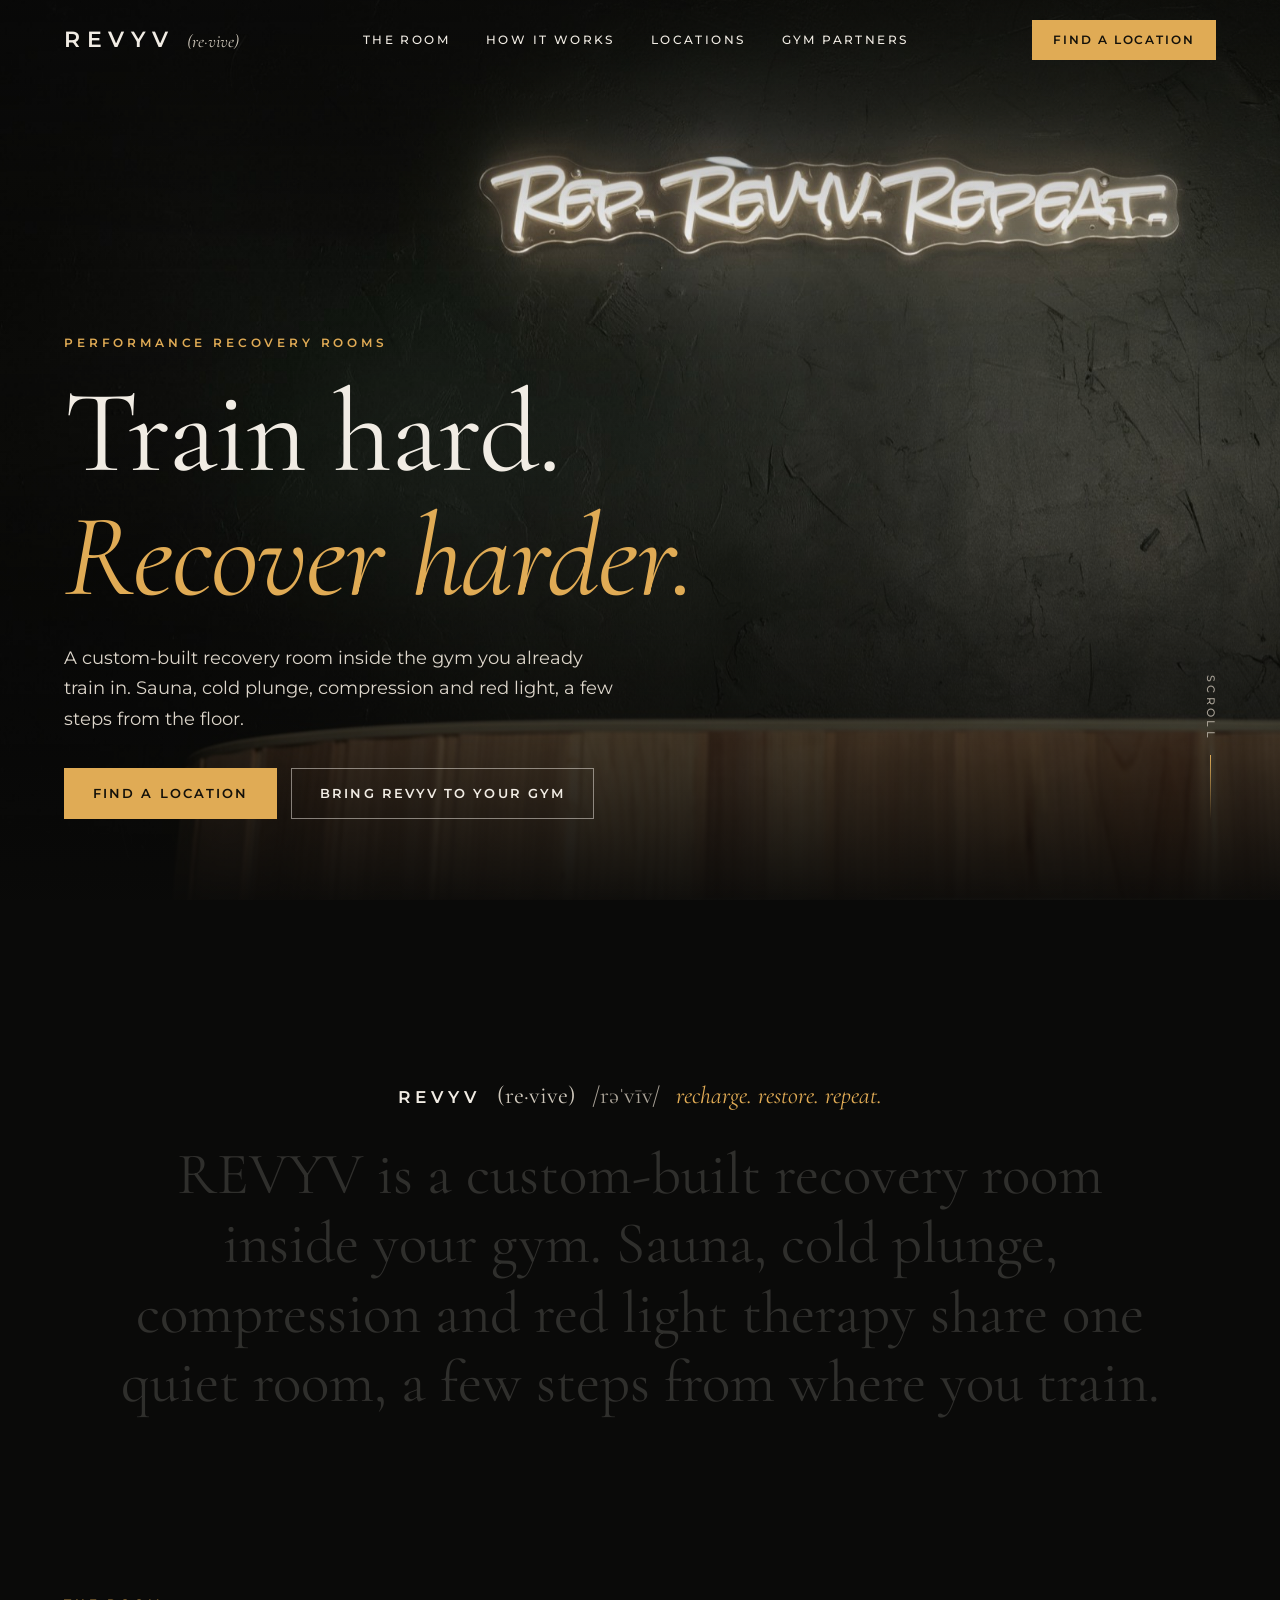
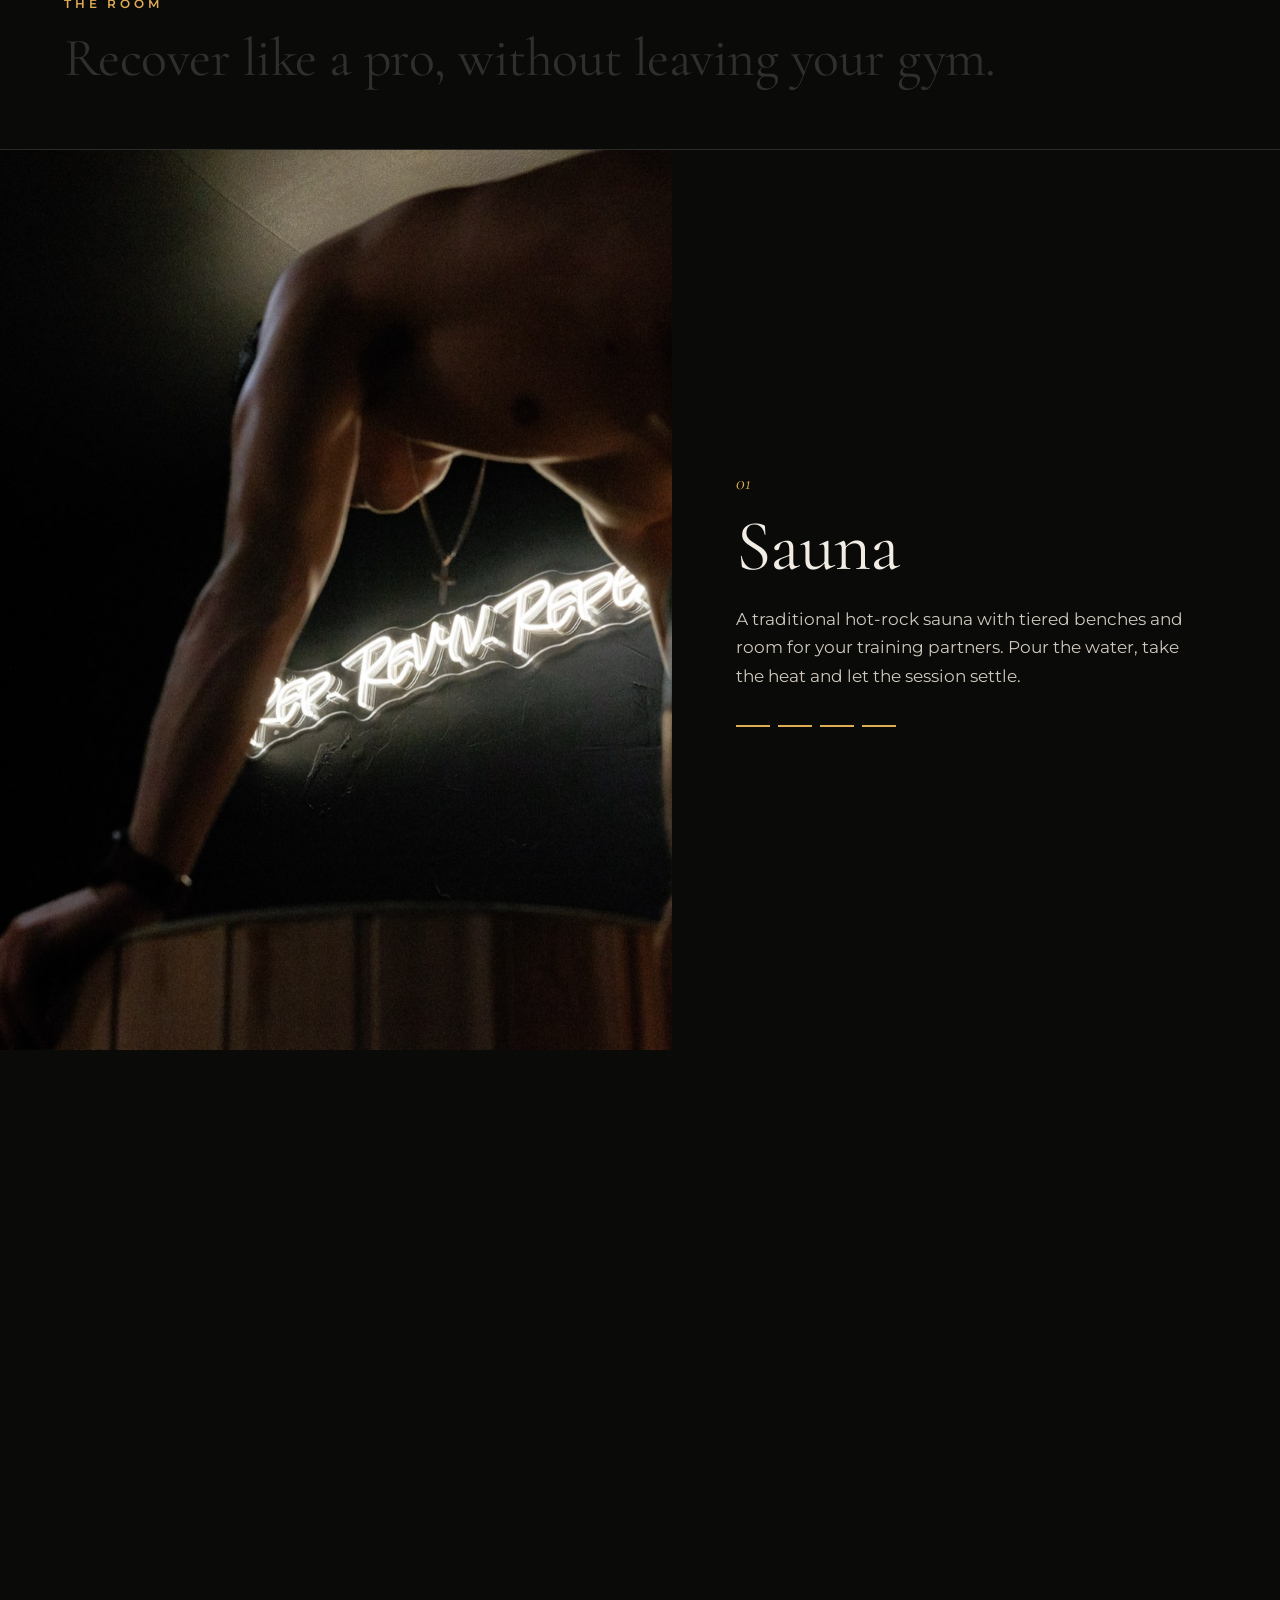
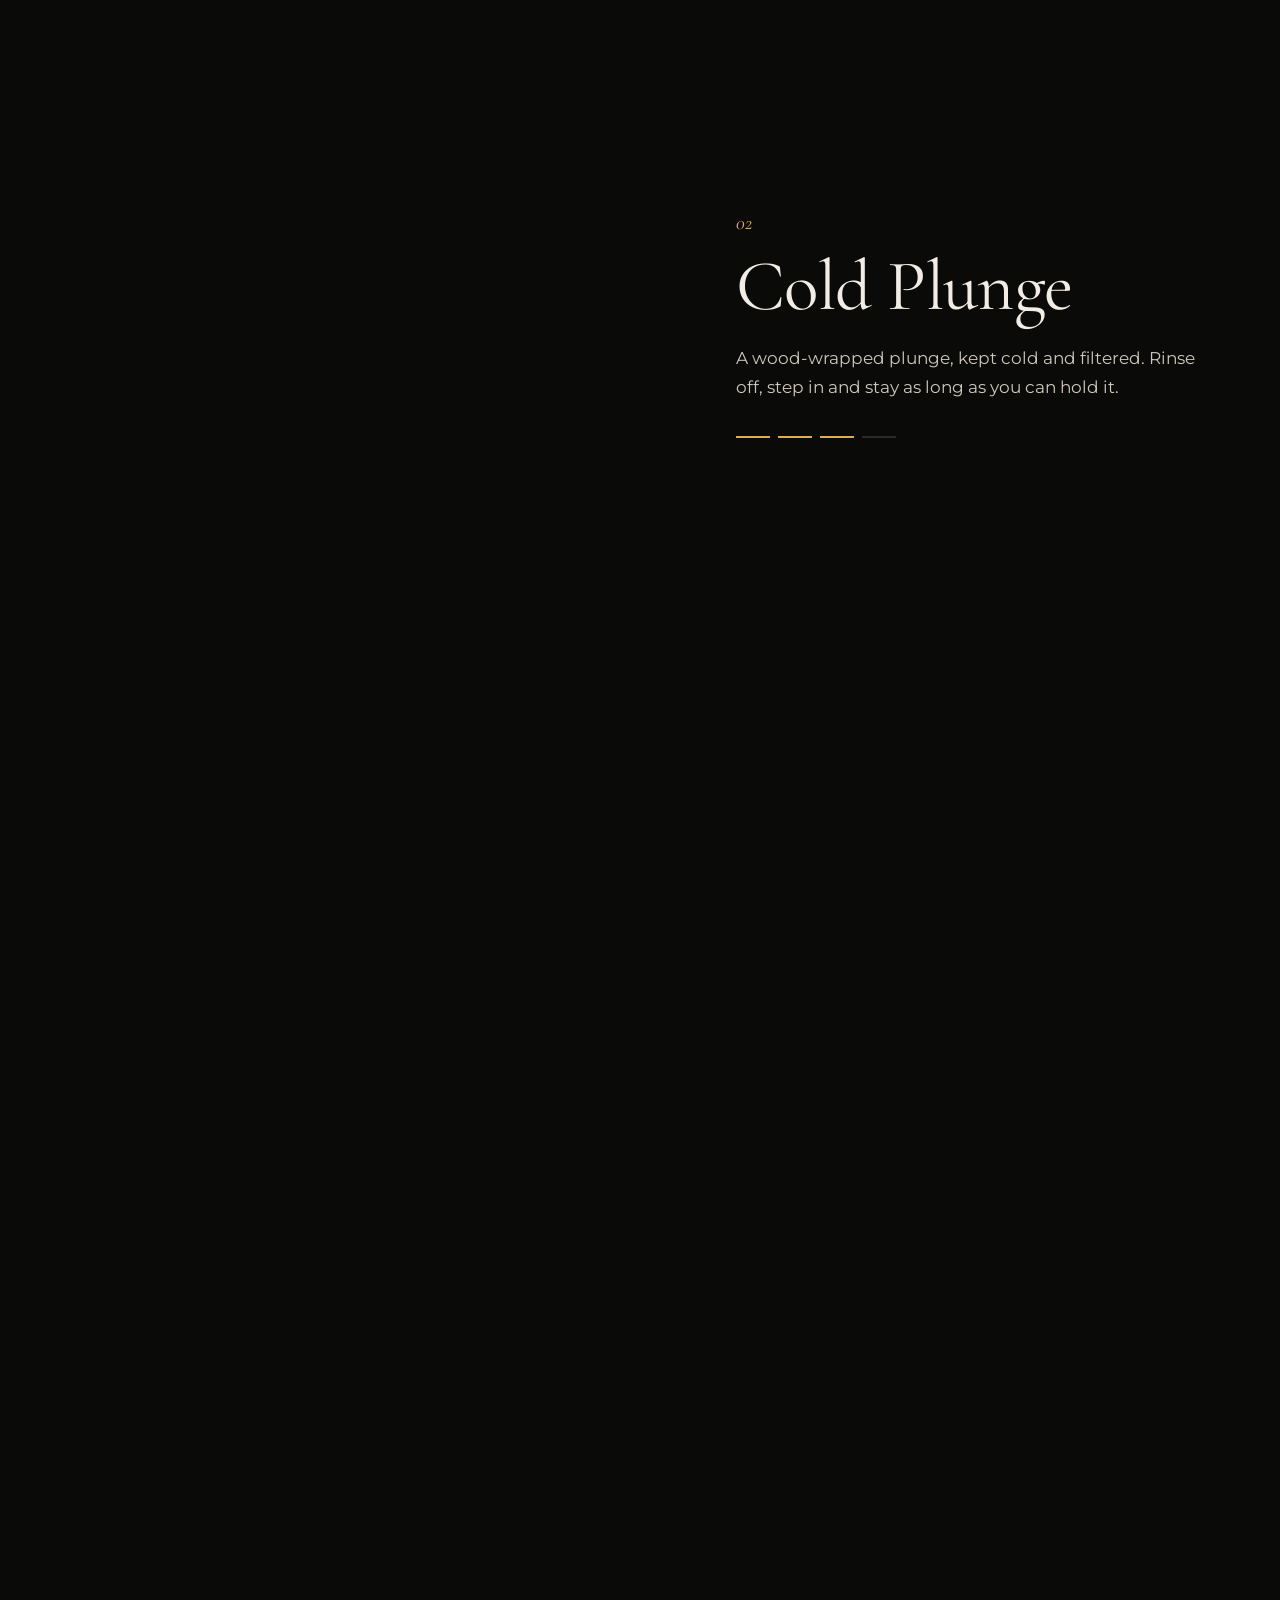
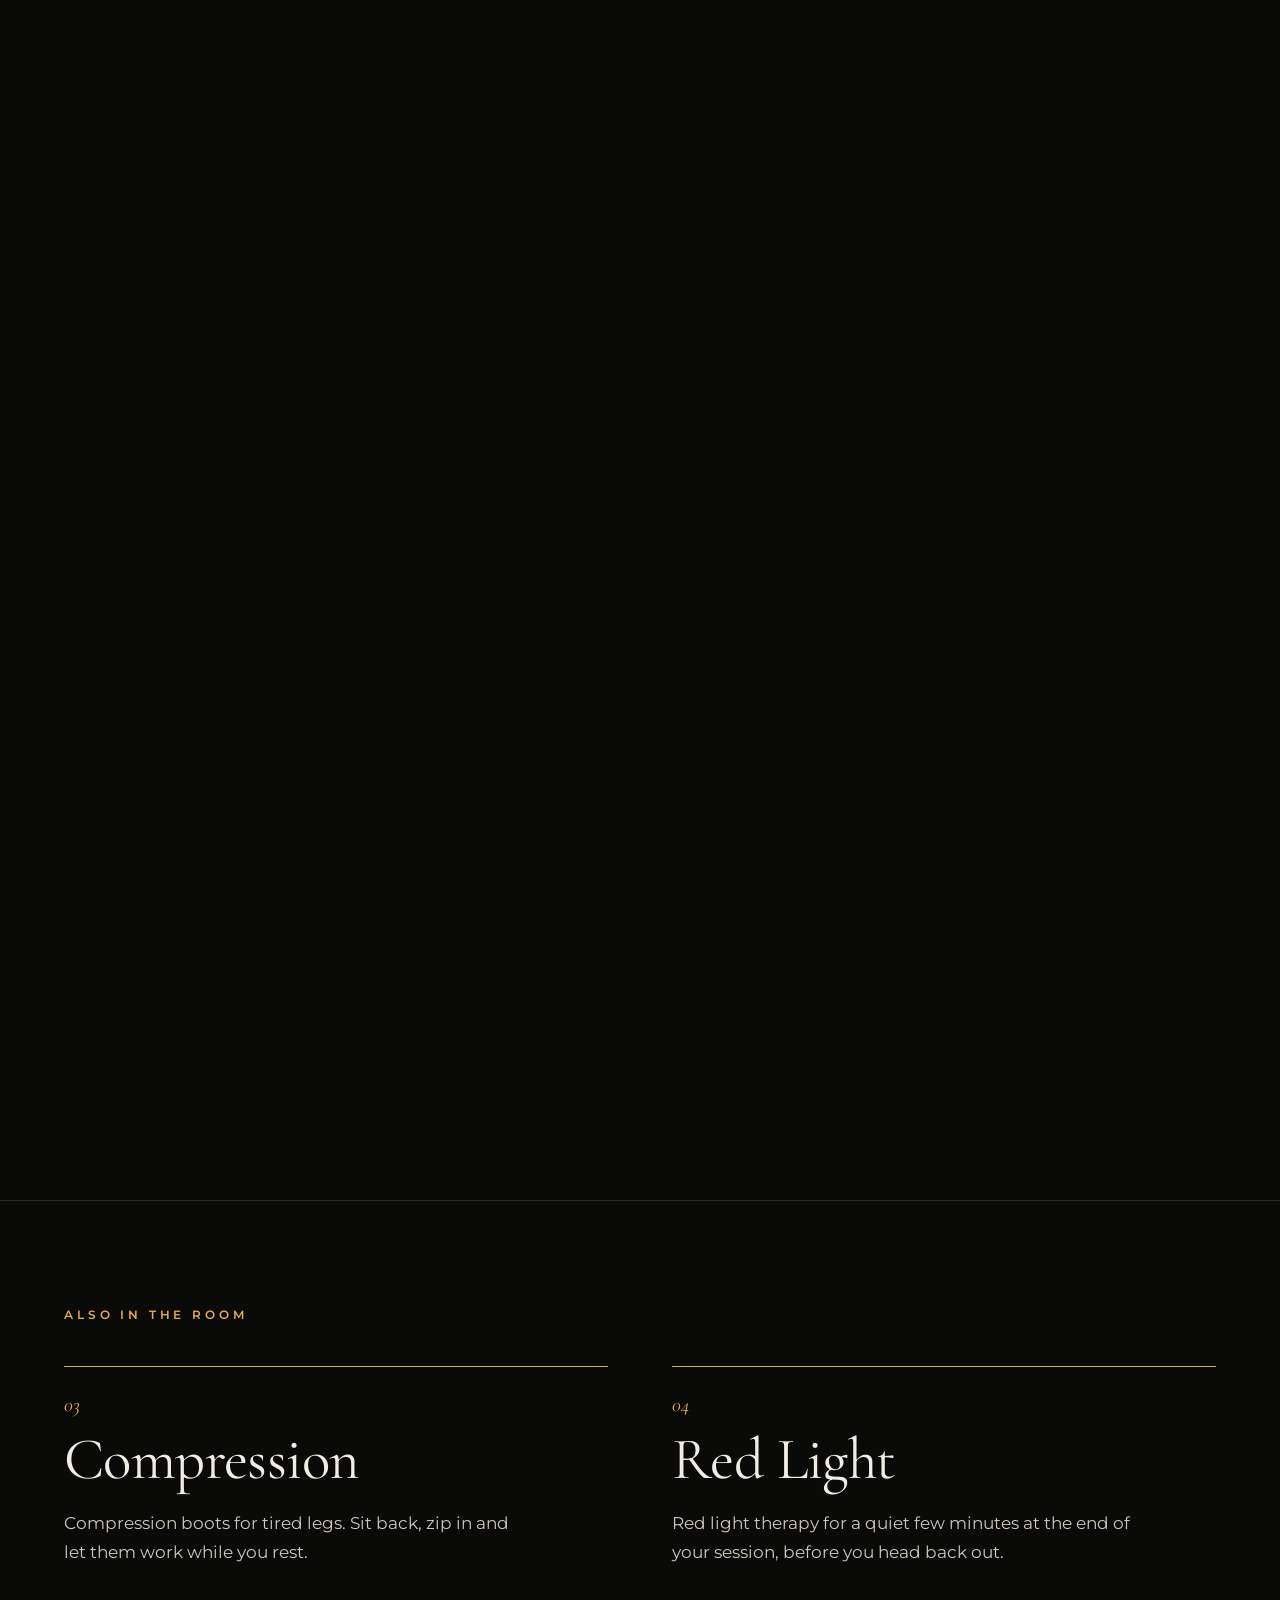
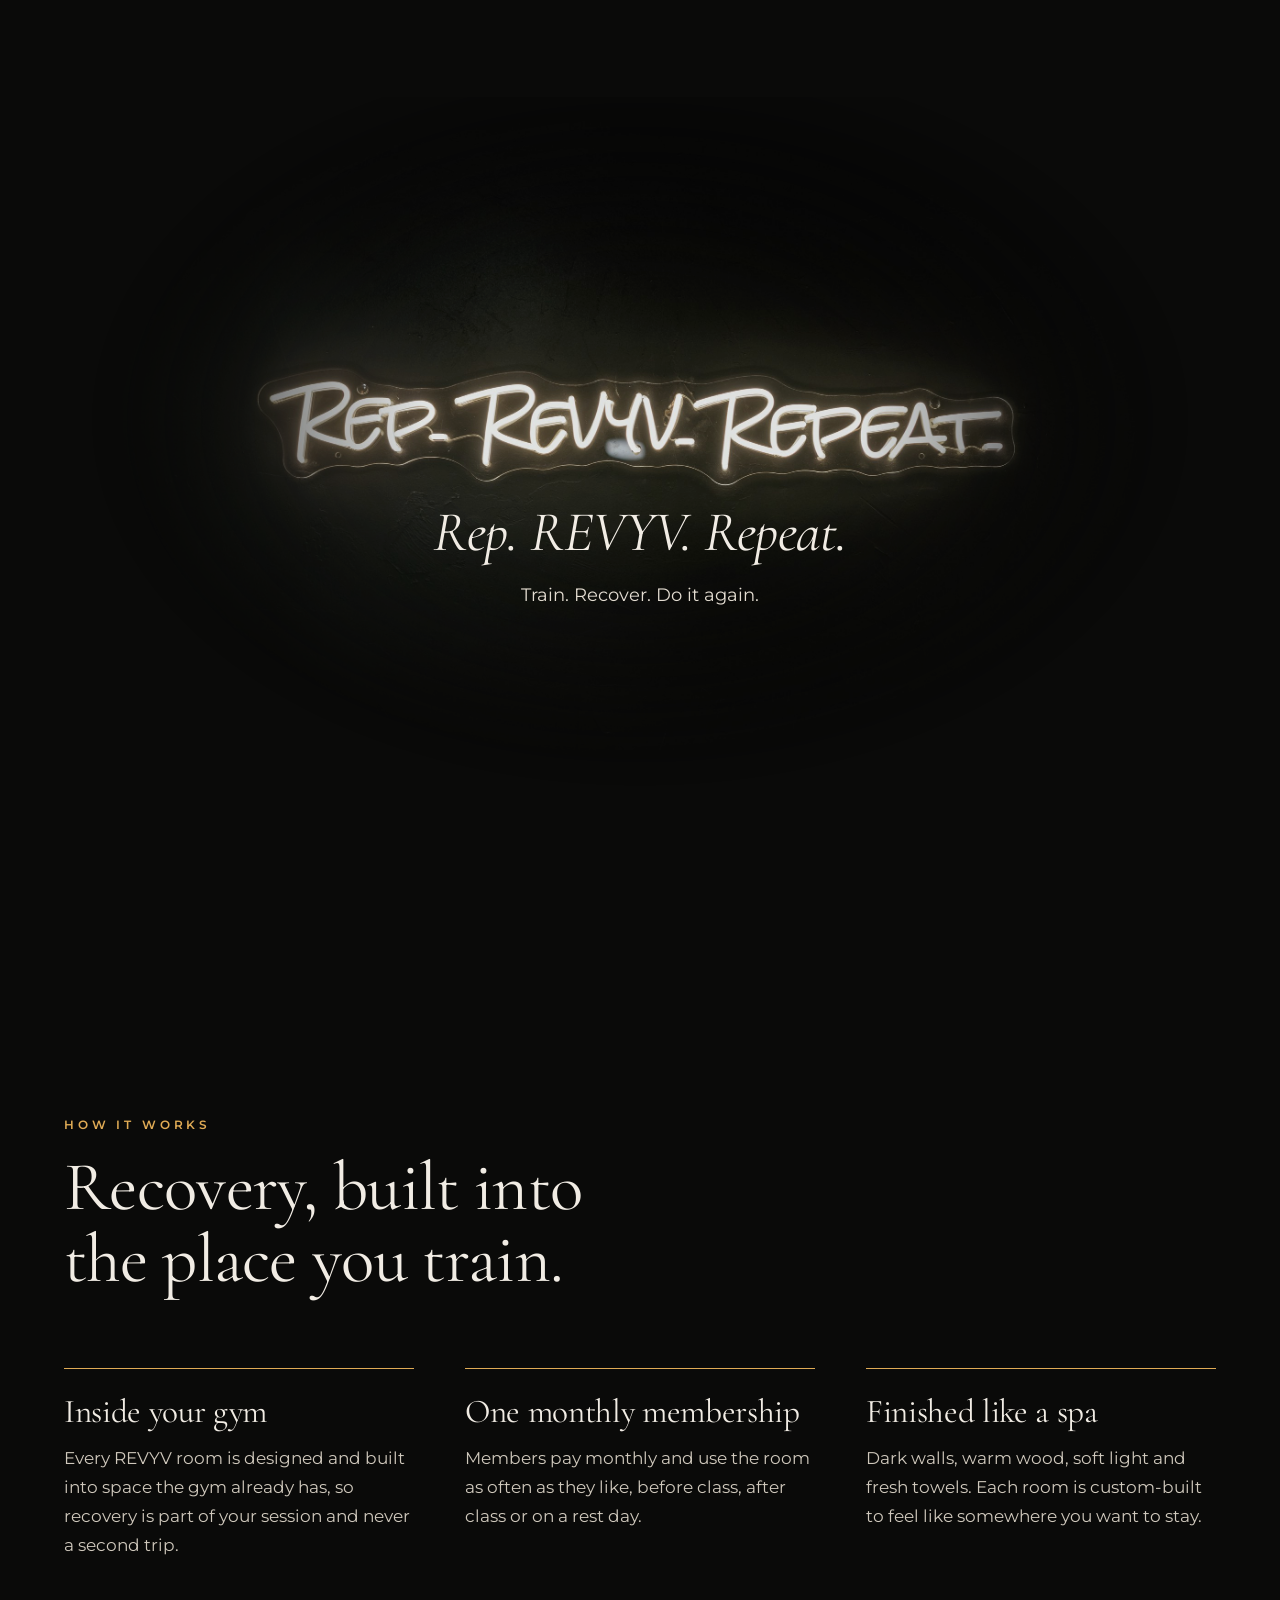
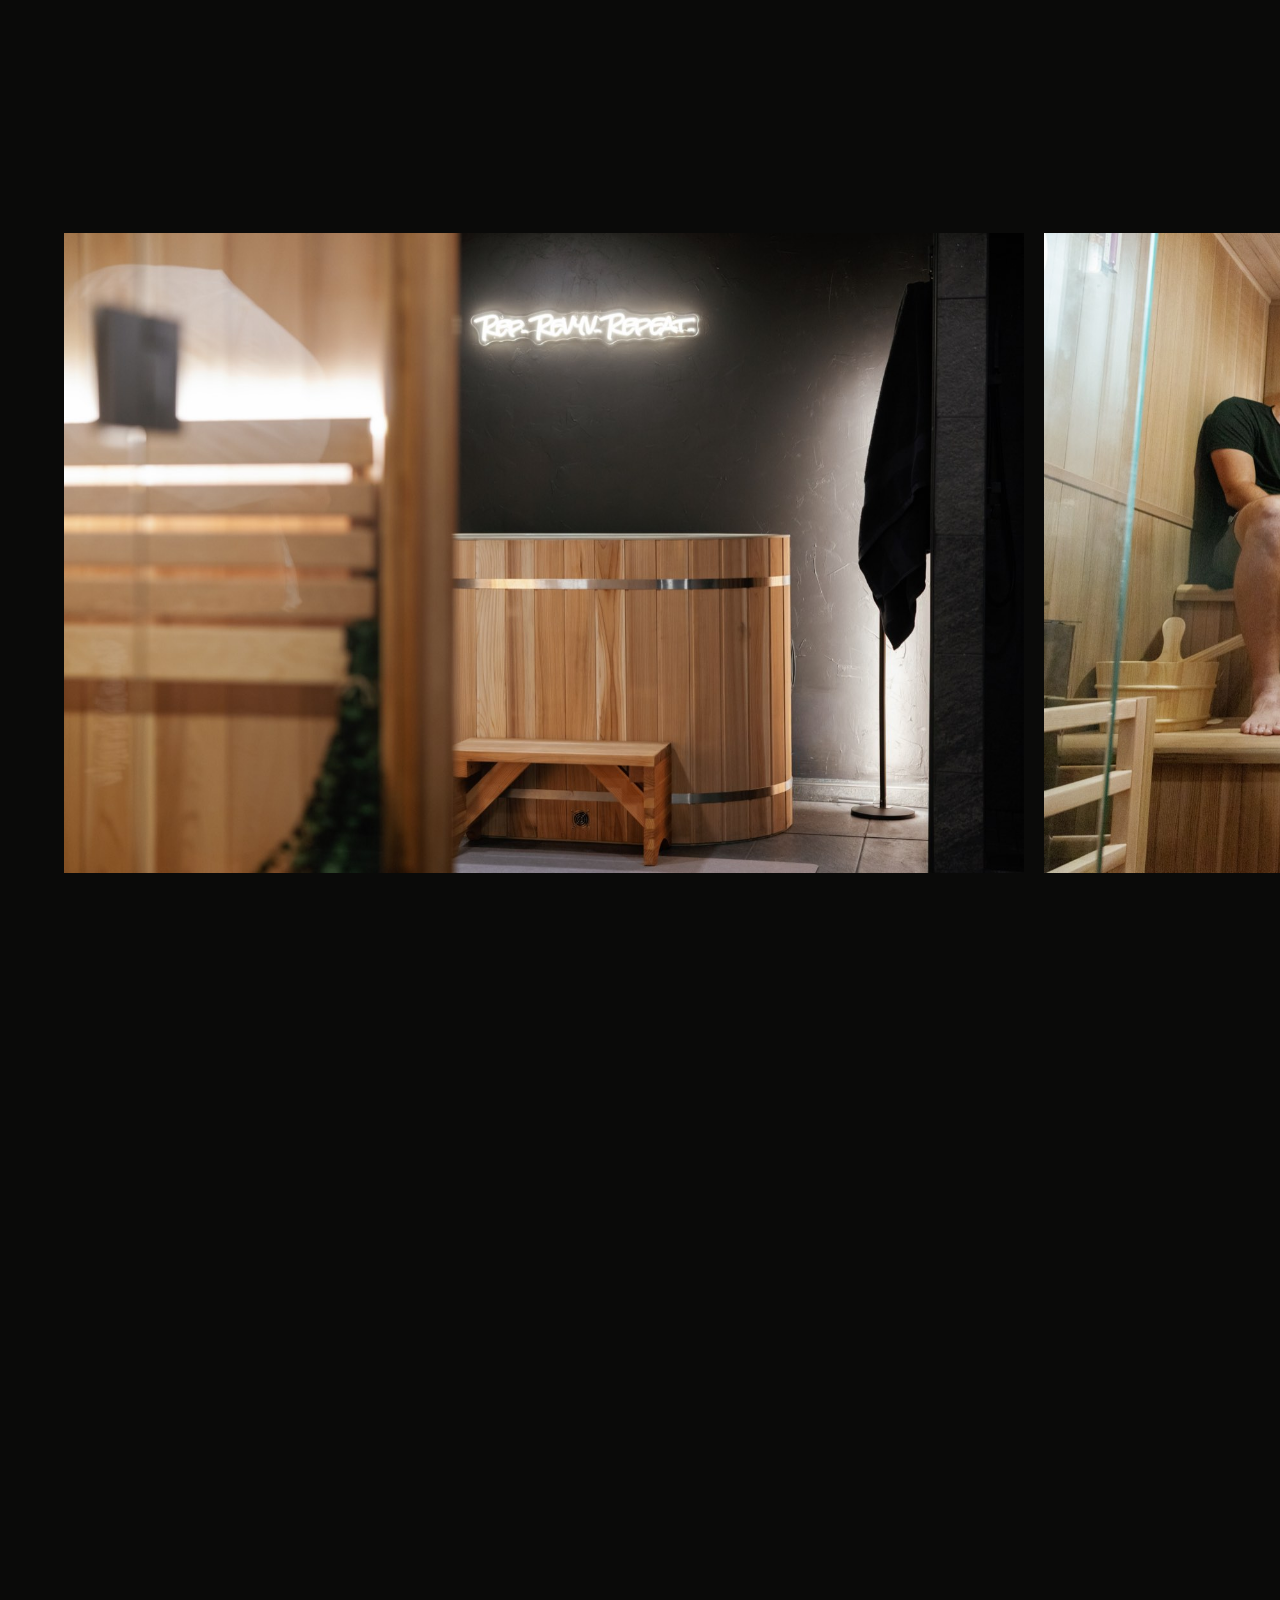
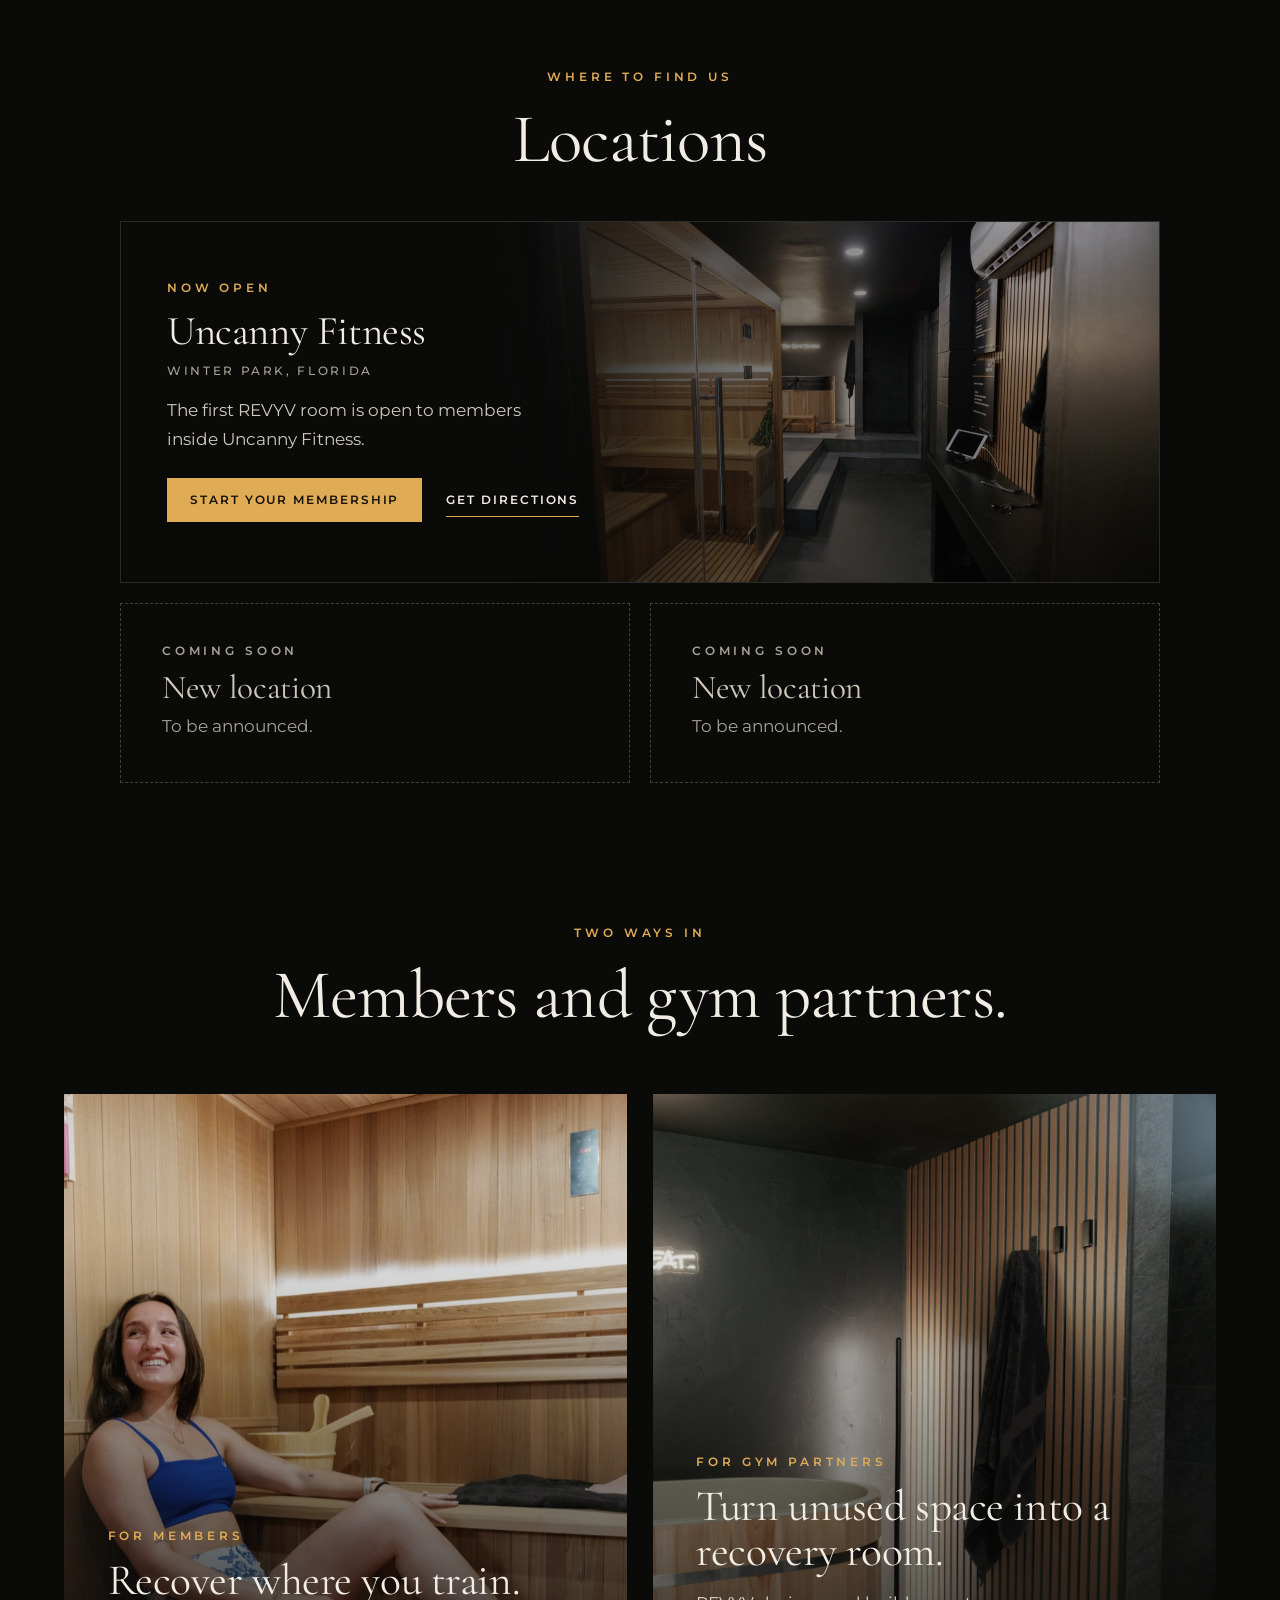
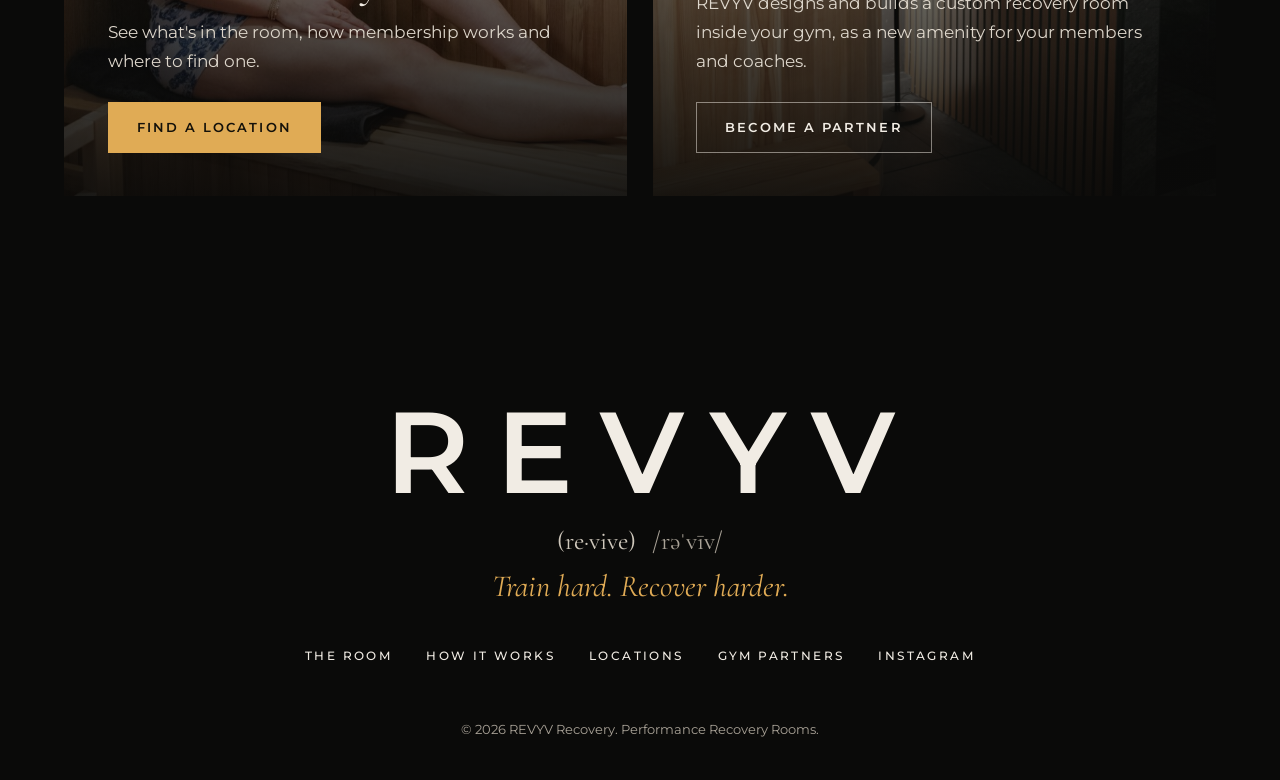
<file: index.html>
<!doctype html>
<html lang="en">
<head>
<meta charset="utf-8">
<meta name="viewport" content="width=device-width, initial-scale=1">
<title>REVYV | Performance Recovery Rooms</title>
<meta name="description" content="REVYV builds custom recovery rooms inside the gym you already train in. Sauna, cold plunge, compression and red light in one room.">
<link rel="icon" href="favicon.png" type="image/png" sizes="64x64">
<link rel="icon" href="icon-512.png" type="image/png" sizes="512x512">
<link rel="apple-touch-icon" href="apple-touch-icon.png">
<link rel="canonical" href="https://revyvrecovery.com/">
<meta property="og:type" content="website">
<meta property="og:site_name" content="REVYV">
<meta property="og:title" content="REVYV | Performance Recovery Rooms">
<meta property="og:description" content="A custom-built recovery room inside the gym you already train in. Sauna, cold plunge, compression and red light.">
<meta property="og:url" content="https://revyvrecovery.com/">
<meta property="og:image" content="https://revyvrecovery.com/images/share.jpg">
<meta property="og:image:width" content="1200">
<meta property="og:image:height" content="630">
<meta name="twitter:card" content="summary_large_image">
<link rel="preconnect" href="https://fonts.googleapis.com">
<link rel="preconnect" href="https://fonts.gstatic.com" crossorigin>
<link href="https://fonts.googleapis.com/css2?family=Cormorant+Garamond:ital,wght@0,400;0,500;1,400&family=Montserrat:wght@400;500;600&display=swap" rel="stylesheet">
<link rel="stylesheet" href="css/site.css?v=4">
</head>
<body>

<header class="nav" id="nav">
  <div class="brand"><a class="mark" href="#top" aria-label="REVYV home">REVYV</a><span class="say-nav" aria-label="Pronounced revive">(re&middot;vive)</span></div>
  <nav class="nav-links" aria-label="Main">
    <a href="#room">The Room</a>
    <a href="#how">How It Works</a>
    <a href="#locations">Locations</a>
    <a href="partners.html">Gym Partners</a>
  </nav>
  <a class="btn" href="#locations">Find a location</a>
</header>

<main id="top">

<section class="hero">
  <div class="hero-img" data-parallax="0.18">
    <img src="images/revyv-58.jpg" alt="The REVYV cold plunge under a neon sign that reads Rep. REVYV. Repeat." fetchpriority="high">
  </div>
  <div class="hero-copy">
    <div class="eyebrow rise d1">Performance Recovery Rooms</div>
    <h1 class="rise d2">Train hard.<br><em>Recover harder.</em></h1>
    <p class="rise d3">A custom-built recovery room inside the gym you already train in. Sauna, cold plunge, compression and red light, a few steps from the floor.</p>
    <div class="hero-btns rise d4">
      <a class="btn" href="#locations">Find a location</a>
      <a class="btn ghost" href="partners.html">Bring REVYV to your gym</a>
    </div>
  </div>
  <div class="cue" aria-hidden="true">Scroll</div>
</section>

<section class="statement">
  <div class="dict reveal" aria-label="REVYV, pronounced revive: recharge, restore, repeat"><b>REVYV</b><span>(re&middot;vive)</span><i>/r&#601;&#712;v&#299;v/</i><em>recharge. restore. repeat.</em></div>
  <p class="big" id="statement" data-scrolltext>REVYV is a custom-built recovery room inside your gym. Sauna, cold plunge, compression and red light therapy share one quiet room, a few steps from where you train.</p>
</section>

<section id="room">
  <div class="room-head">
    <div class="eyebrow reveal">The Room</div>
    <h2 data-scrolltext>Recover like a pro, without leaving your gym.</h2>
  </div>
  <div class="room">
    <div class="room-media" aria-hidden="true">
      <img class="on" src="images/revyv-26.jpg" alt="">
      <img src="images/revyv-32.jpg" style="object-position:32% 50%" alt="" loading="lazy">
      <img src="images/revyv-83.jpg" alt="" loading="lazy">
      <img src="images/revyv-94.jpg" alt="" loading="lazy">
      <img src="images/revyv-36.jpg" alt="" loading="lazy">
      <img src="images/revyv-54.jpg" alt="" loading="lazy">
      <img src="images/revyv-149.jpg" alt="" loading="lazy">
      <img src="images/revyv-165.jpg" style="object-position:18% 50%" alt="" loading="lazy">
    </div>
    <div class="room-list">
      <article class="mod" data-n="4" style="--n:4">
        <div class="mod-in">
          <div class="inline multi"><img src="images/revyv-26.jpg" alt="The sauna's wooden bucket and ladle beside the hot rocks" loading="lazy"><img src="images/revyv-32.jpg" style="object-position:32% 50%" alt="The sauna bench with a bundle of eucalyptus, looking out through the glass" loading="lazy"><img src="images/revyv-83.jpg" alt="A member stretching on the sauna bench" loading="lazy"><img src="images/revyv-94.jpg" alt="A member standing in the sauna" loading="lazy"></div>
          <div class="num">01</div>
          <h3>Sauna</h3>
          <p>A traditional hot-rock sauna with tiered benches and room for your training partners. Pour the water, take the heat and let the session settle.</p>
          <div class="ticks" aria-hidden="true"><i></i><i></i><i></i><i></i></div>
        </div>
      </article>
      <article class="mod" data-n="4" style="--n:4">
        <div class="mod-in">
          <div class="inline multi"><img src="images/revyv-36.jpg" alt="The cold plunge beneath the neon sign, seen from the sauna" loading="lazy"><img src="images/revyv-54.jpg" alt="Light moving across the surface of the cold plunge water" loading="lazy"><img src="images/revyv-149.jpg" alt="A member leaning over the cold plunge with the neon sign glowing behind" loading="lazy"><img src="images/revyv-165.jpg" style="object-position:18% 50%" alt="An arm resting over the edge of the cold plunge" loading="lazy"></div>
          <div class="num">02</div>
          <h3>Cold Plunge</h3>
          <p>A wood-wrapped plunge, kept cold and filtered. Rinse off, step in and stay as long as you can hold it.</p>
          <div class="ticks" aria-hidden="true"><i></i><i></i><i></i><i></i></div>
        </div>
      </article>
    </div>
  </div>
  <div class="also">
    <div class="eyebrow reveal">Also in the room</div>
    <div class="also-grid">
      <div class="also-item reveal">
        <div class="num">03</div>
        <h3>Compression</h3>
        <p>Compression boots for tired legs. Sit back, zip in and let them work while you rest.</p>
      </div>
      <div class="also-item reveal s1">
        <div class="num">04</div>
        <h3>Red Light</h3>
        <p>Red light therapy for a quiet few minutes at the end of your session, before you head back out.</p>
      </div>
    </div>
  </div>
</section>

<section class="band" id="repeat">
  <div class="band-in" data-parallax="0.12">
    <div class="band-img"><img src="images/revyv-59.jpg" alt="The Rep. REVYV. Repeat. neon sign glowing on a dark wall" loading="lazy"></div>
    <div class="band-copy">
      <h2 data-scrolltext>Rep. REVYV. Repeat.</h2>
      <p class="reveal s1">Train. Recover. Do it again.</p>
    </div>
  </div>
</section>

<section class="how" id="how">
  <div class="eyebrow reveal">How It Works</div>
  <h2 data-scrolltext>Recovery, built into the place you train.</h2>
  <div class="cols">
    <div class="col reveal">
      <h3>Inside your gym</h3>
      <p>Every REVYV room is designed and built into space the gym already has, so recovery is part of your session and never a second trip.</p>
    </div>
    <div class="col reveal s1">
      <h3>One monthly membership</h3>
      <p>Members pay monthly and use the room as often as they like, before class, after class or on a rest day.</p>
    </div>
    <div class="col reveal s2">
      <h3>Finished like a spa</h3>
      <p>Dark walls, warm wood, soft light and fresh towels. Each room is custom-built to feel like somewhere you want to stay.</p>
    </div>
  </div>
</section>

<section class="gallery" id="gallery" aria-label="Photos of the REVYV room">
  <div class="gallery-pin">
    <div class="track" id="track">
      <figure class="wide"><img src="images/revyv-36.jpg" alt="The cold plunge beneath the neon sign, seen from the sauna" loading="lazy"></figure>
      <figure class="wide"><img src="images/revyv-127.jpg" alt="Members sitting in the sauna after training" loading="lazy"></figure>
      <figure><img src="images/revyv-50.jpg" alt="A corner of the REVYV room with slatted wood wall and soft lighting" loading="lazy"></figure>
      <figure class="wide"><img src="images/revyv-111.jpg" alt="Water being ladled onto the hot sauna rocks" loading="lazy"></figure>
      <figure class="wide"><img src="images/revyv-137.jpg" alt="A member beside the cold plunge under the neon sign" loading="lazy"></figure>
      <figure><img src="images/revyv-60.jpg" alt="The stone-tiled rinse shower" loading="lazy"></figure>
      <figure class="wide"><img src="images/revyv-74.jpg" alt="A member opening the sauna door, with the bucket and ladle inside" loading="lazy"></figure>
      <figure class="wide"><img src="images/revyv-171.jpg" alt="A member in the cold plunge beneath the neon sign, seen from behind" loading="lazy"></figure>
    </div>
  </div>
</section>

<section class="locs" id="locations">
  <div class="locs-head">
    <div class="eyebrow reveal">Where to Find Us</div>
    <h2 class="reveal s1">Locations</h2>
  </div>
  <div class="loc">
    <div class="loc-copy">
      <div class="eyebrow reveal">Now Open</div>
      <h3 class="reveal s1">Uncanny Fitness</h3>
      <div class="where reveal s1">Winter Park, Florida</div>
      <p class="note reveal s2">The first REVYV room is open to members inside Uncanny Fitness.</p>
      <div class="loc-actions reveal s2">
        <a class="btn" href="https://revyvrecovery.pushpress.com/landing/plans" target="_blank" rel="noopener">Start your membership</a>
        <a class="textlink" href="https://maps.apple.com/?q=Uncanny+Fitness&amp;address=1120+Solana+Ave,+Winter+Park,+FL" target="_blank" rel="noopener">Get directions</a>
      </div>
    </div>
    <a class="loc-img slide-l" href="maintenance.html" tabindex="-1" aria-hidden="true"><img src="images/revyv-1.jpg" alt="The REVYV room inside Uncanny Fitness, looking past the glass-fronted sauna"></a>
  </div>
  <div class="soon-grid">
    <div class="soon reveal">
      <div class="eyebrow">Coming Soon</div>
      <h3>New location</h3>
      <p>To be announced.</p>
    </div>
    <div class="soon reveal s1">
      <div class="eyebrow">Coming Soon</div>
      <h3>New location</h3>
      <p>To be announced.</p>
    </div>
  </div>
</section>

<section class="paths" id="partners">
  <div class="paths-head">
    <div class="eyebrow reveal">Two Ways In</div>
    <h2 data-scrolltext>Members and gym partners.</h2>
  </div>
  <div class="path-grid">
    <a class="path reveal" href="#locations">
      <img src="images/revyv-114.jpg" alt="A member relaxing in the sauna" loading="lazy">
      <div class="path-copy">
        <div class="eyebrow">For Members</div>
        <h3>Recover where you train.</h3>
        <p>See what's in the room, how membership works and where to find one.</p>
        <span class="btn">Find a location</span>
      </div>
    </a>
    <a class="path reveal s1" href="partners.html">
      <img src="images/revyv-50.jpg" alt="The cold plunge corner of a REVYV room, with slatted wood wall and soft lighting" loading="lazy">
      <div class="path-copy">
        <div class="eyebrow">For Gym Partners</div>
        <h3>Turn unused space into a recovery room.</h3>
        <p>REVYV designs and builds a custom recovery room inside your gym, as a new amenity for your members and coaches.</p>
        <span class="btn ghost">Become a partner</span>
      </div>
    </a>
  </div>
</section>

</main>

<footer class="foot">
  <span class="mark">REVYV</span>
  <div class="say-foot" aria-label="Pronounced revive">(re&middot;vive) <span>/r&#601;&#712;v&#299;v/</span></div>
  <div class="tag">Train hard. Recover harder.</div>
  <nav aria-label="Footer">
    <a href="#room">The Room</a>
    <a href="#how">How It Works</a>
    <a href="#locations">Locations</a>
    <a href="partners.html">Gym Partners</a>
    <a href="https://www.instagram.com/revyvrecovery/" target="_blank" rel="noopener">Instagram</a>
  </nav>
  <small>&copy; 2026 REVYV Recovery. Performance Recovery Rooms.</small>
</footer>

<script src="js/site.js?v=3"></script>
</body>
</html>
</file>
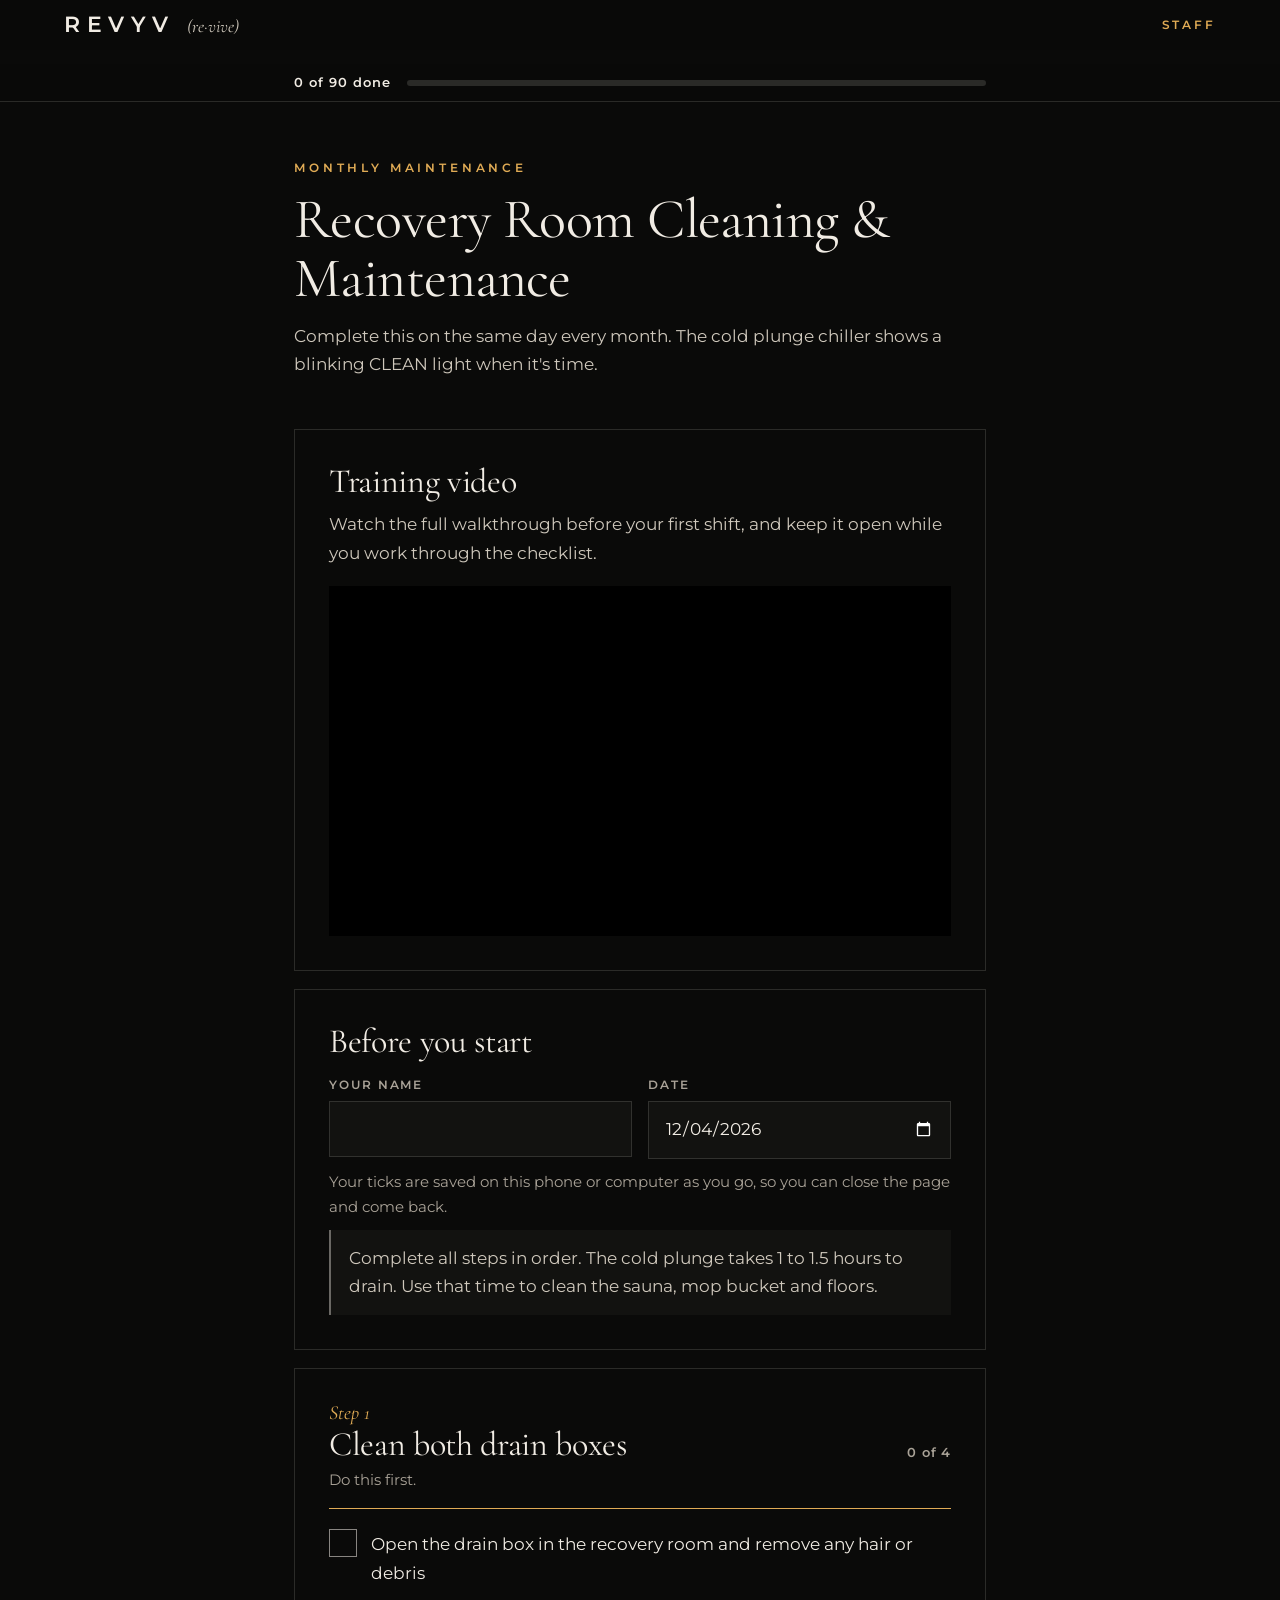
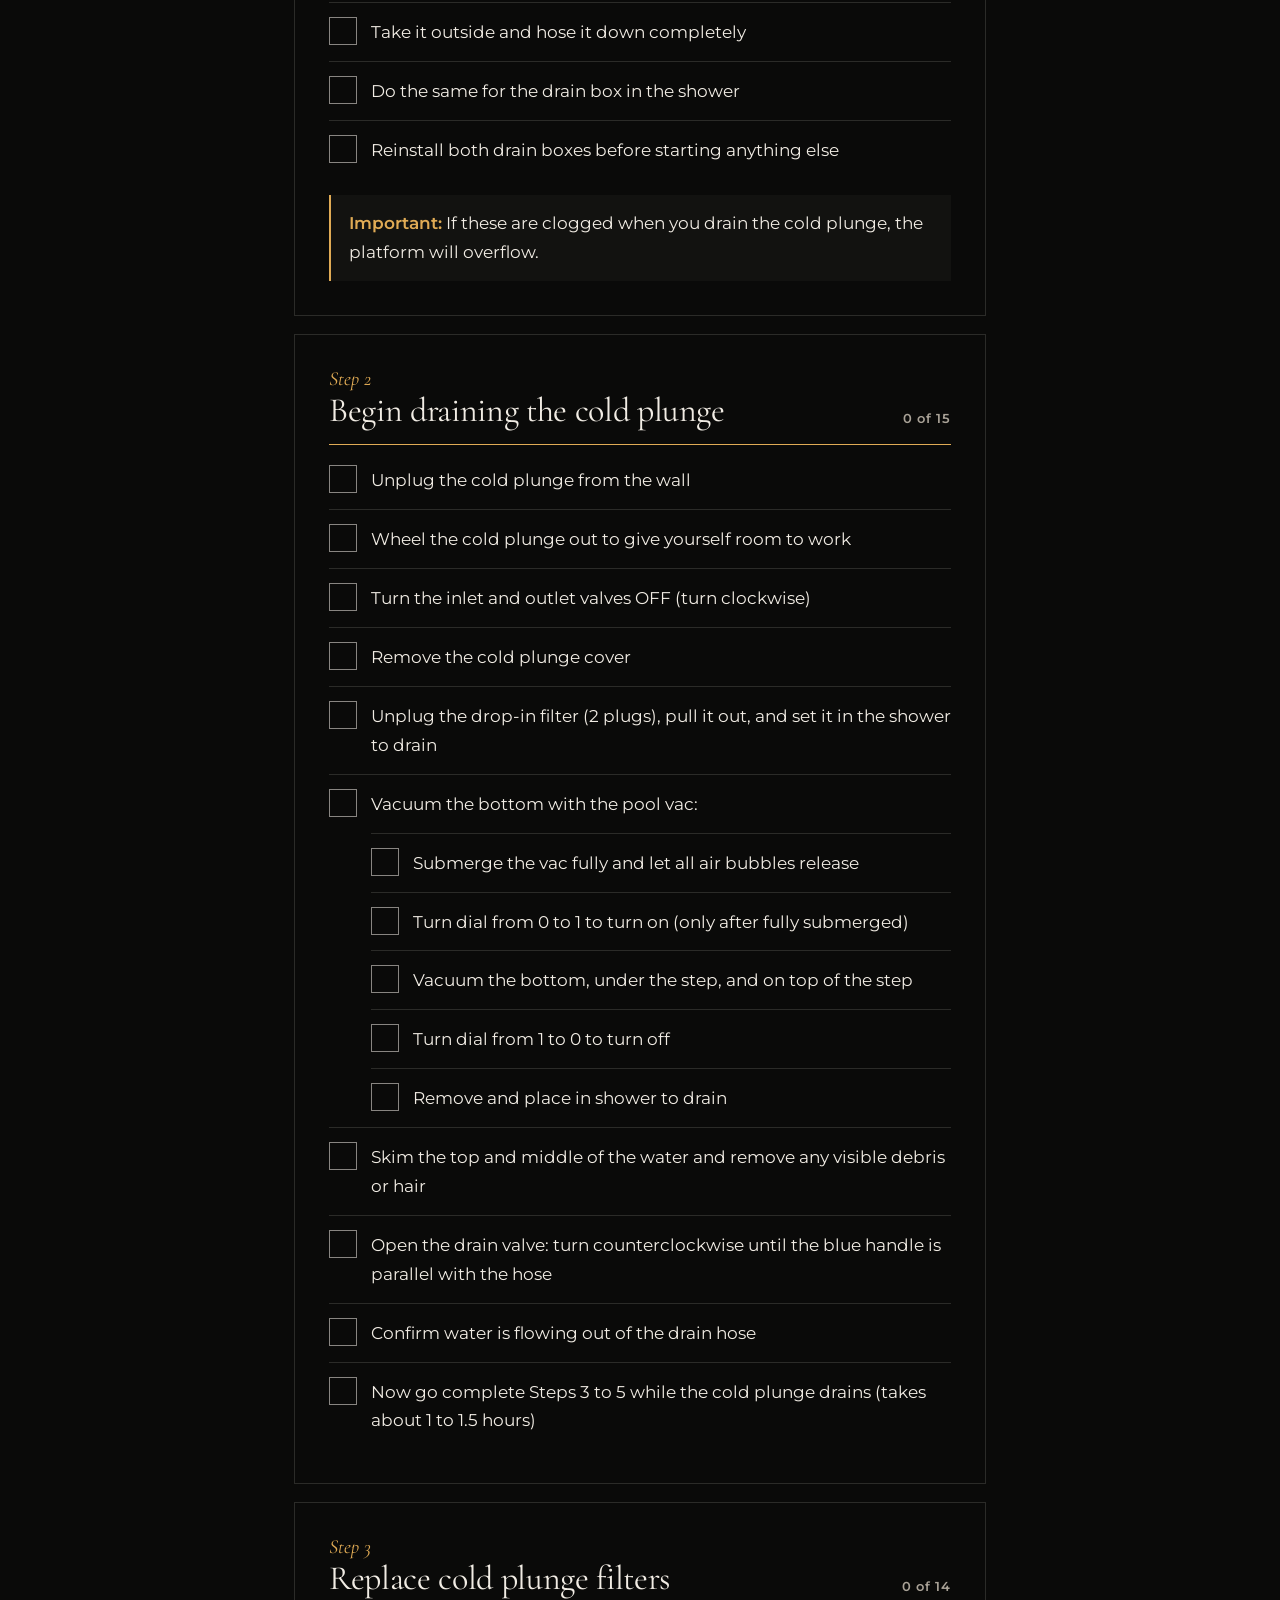
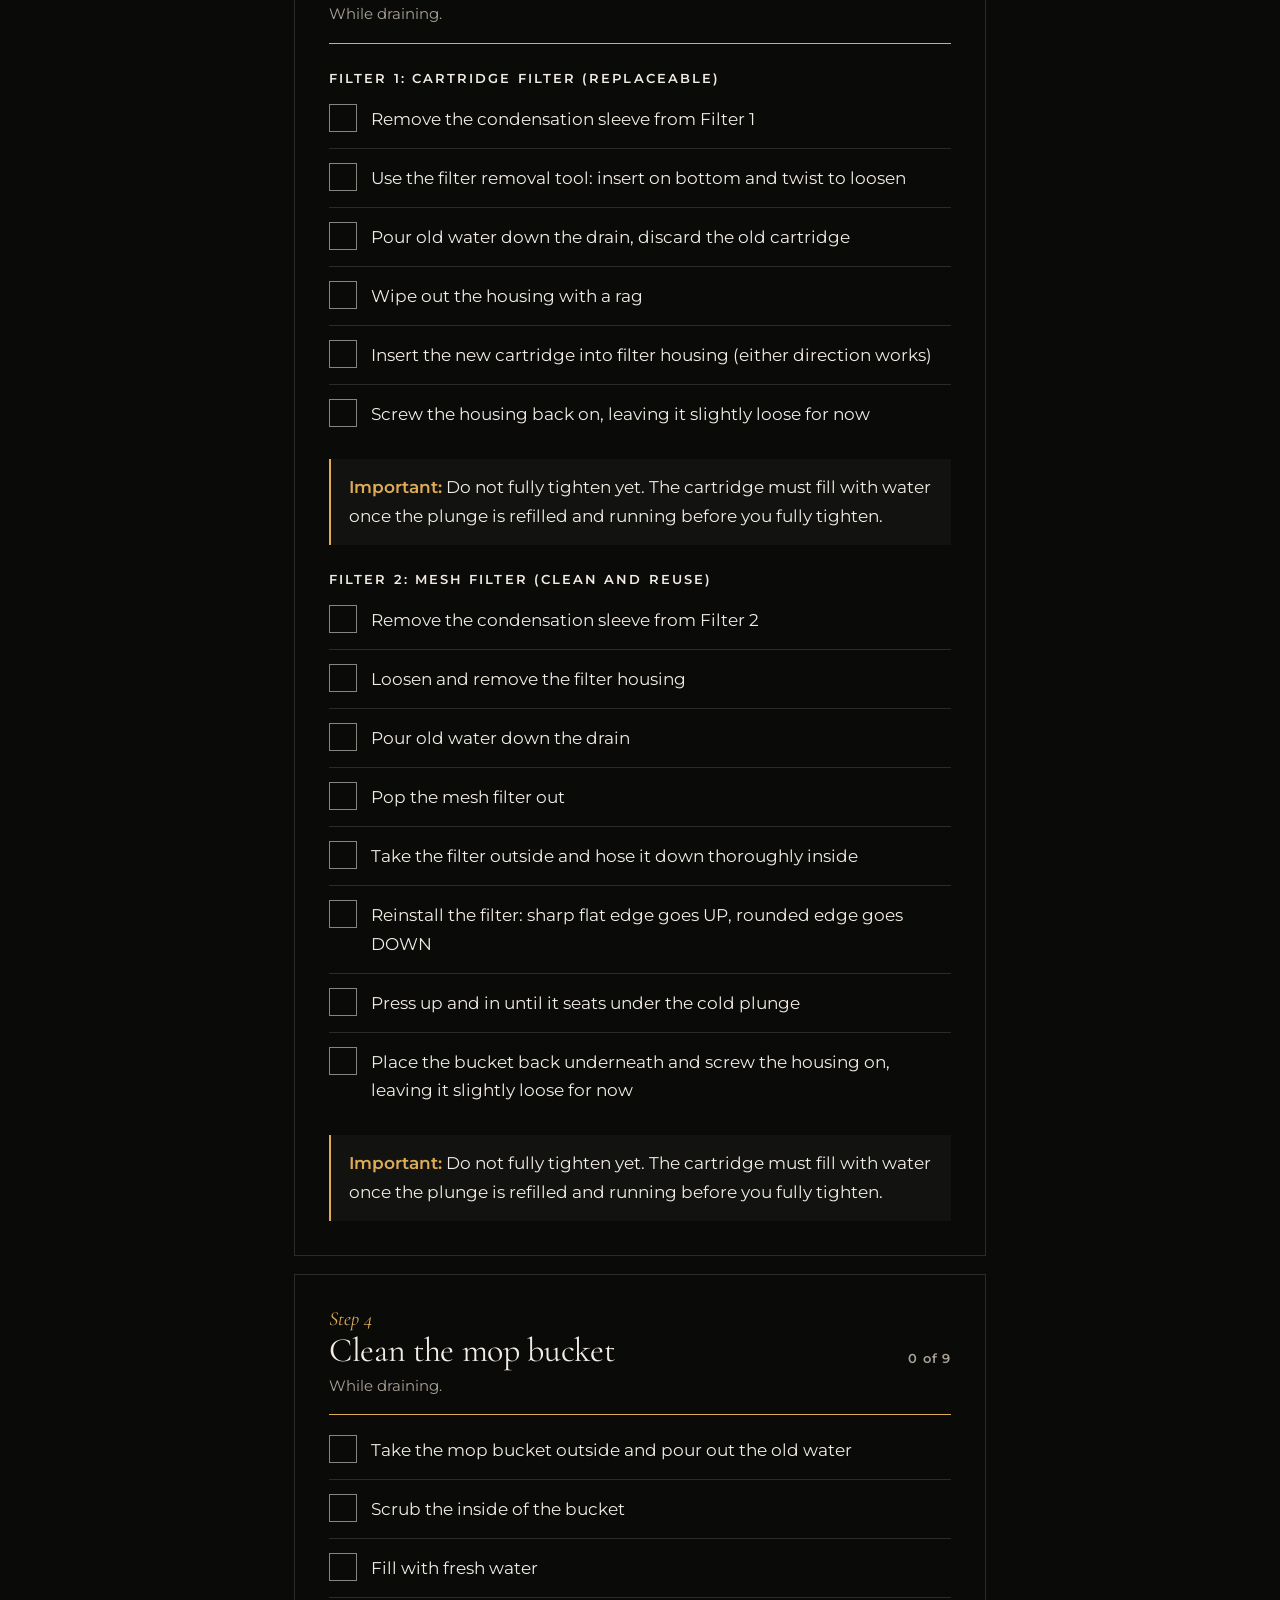
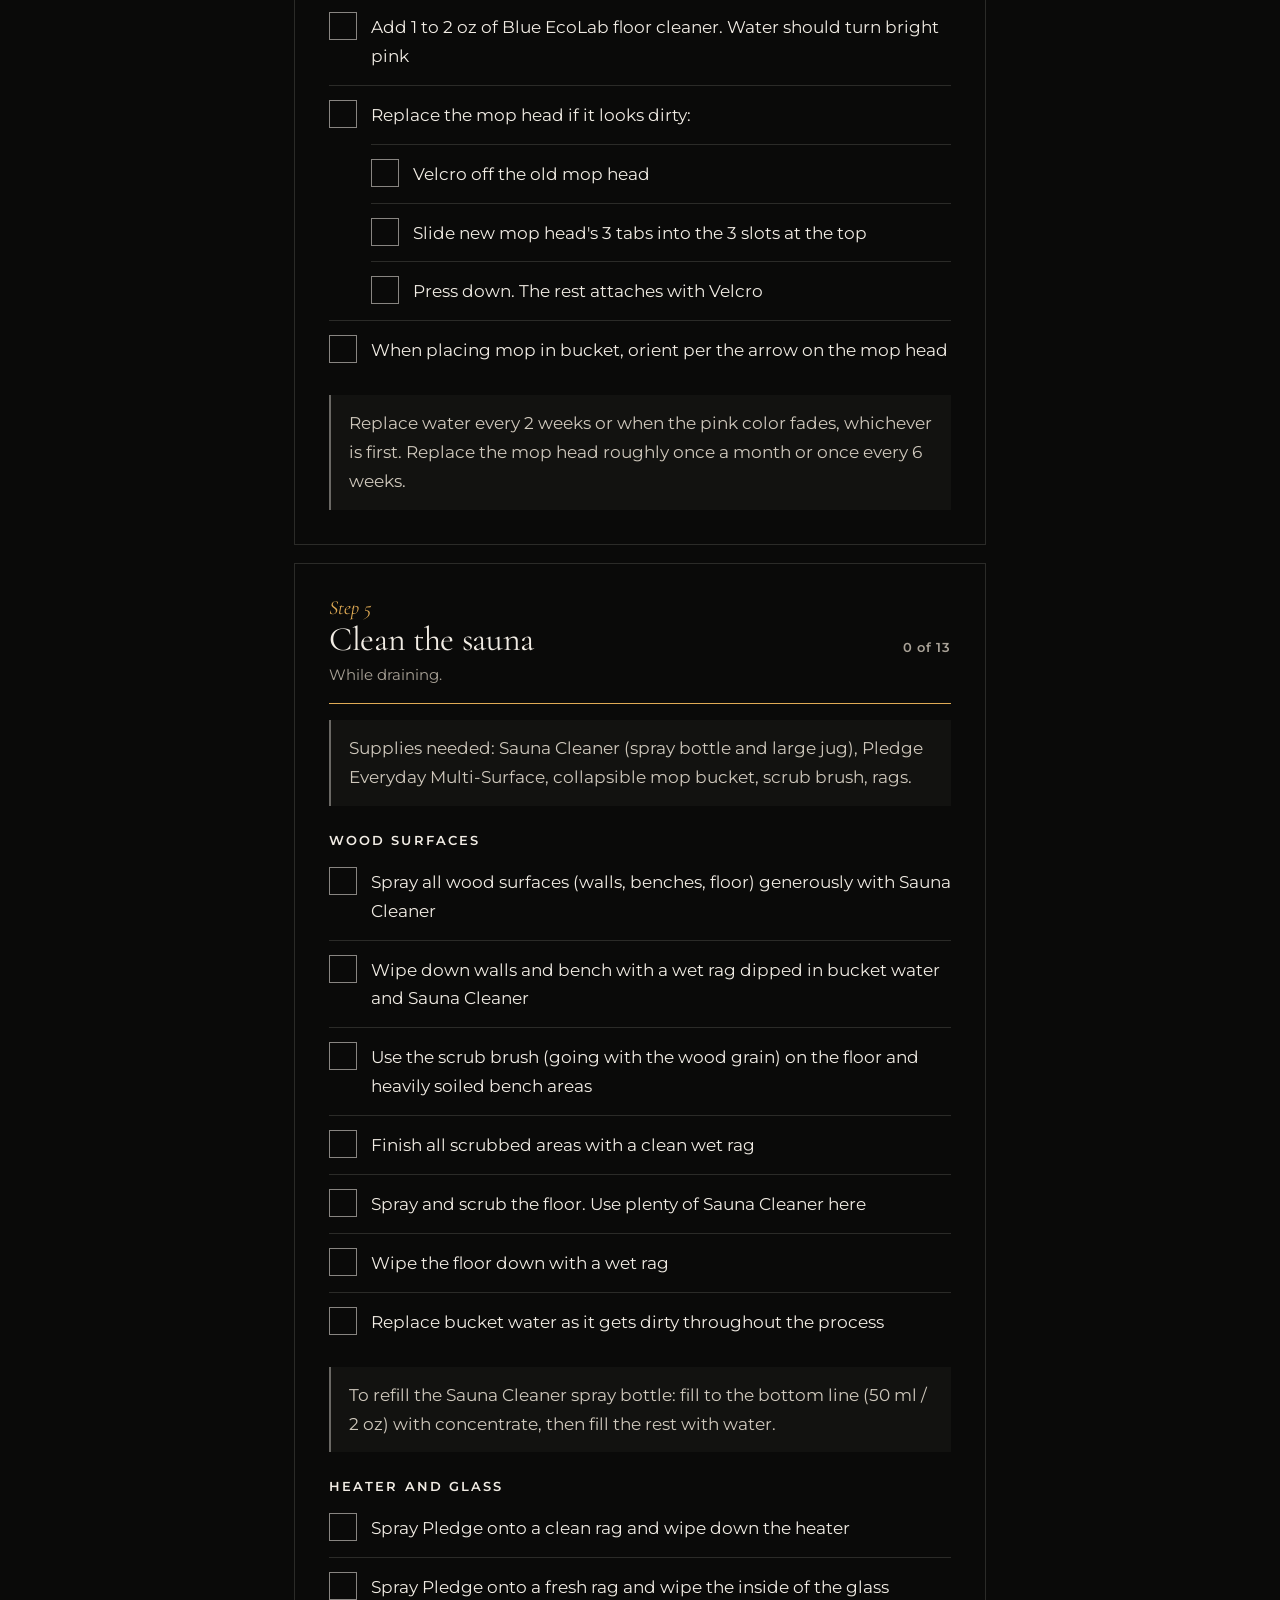
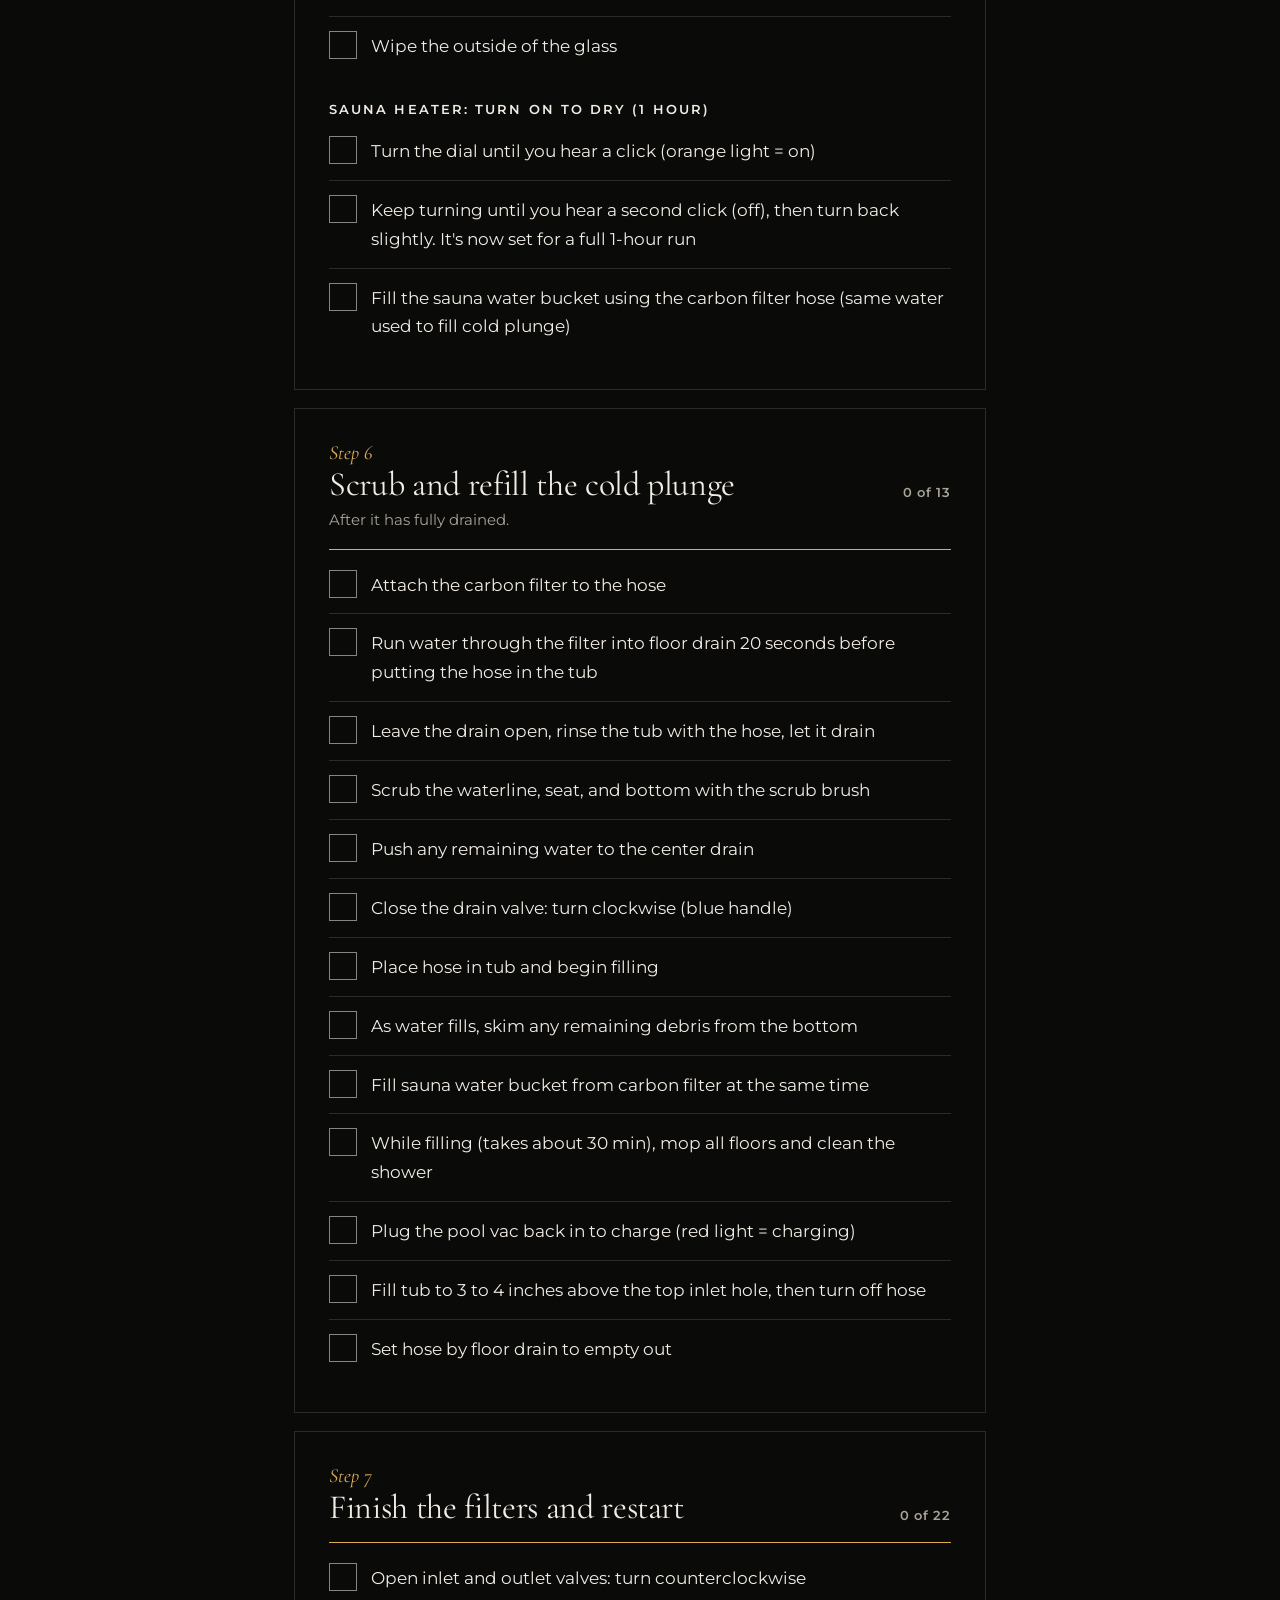
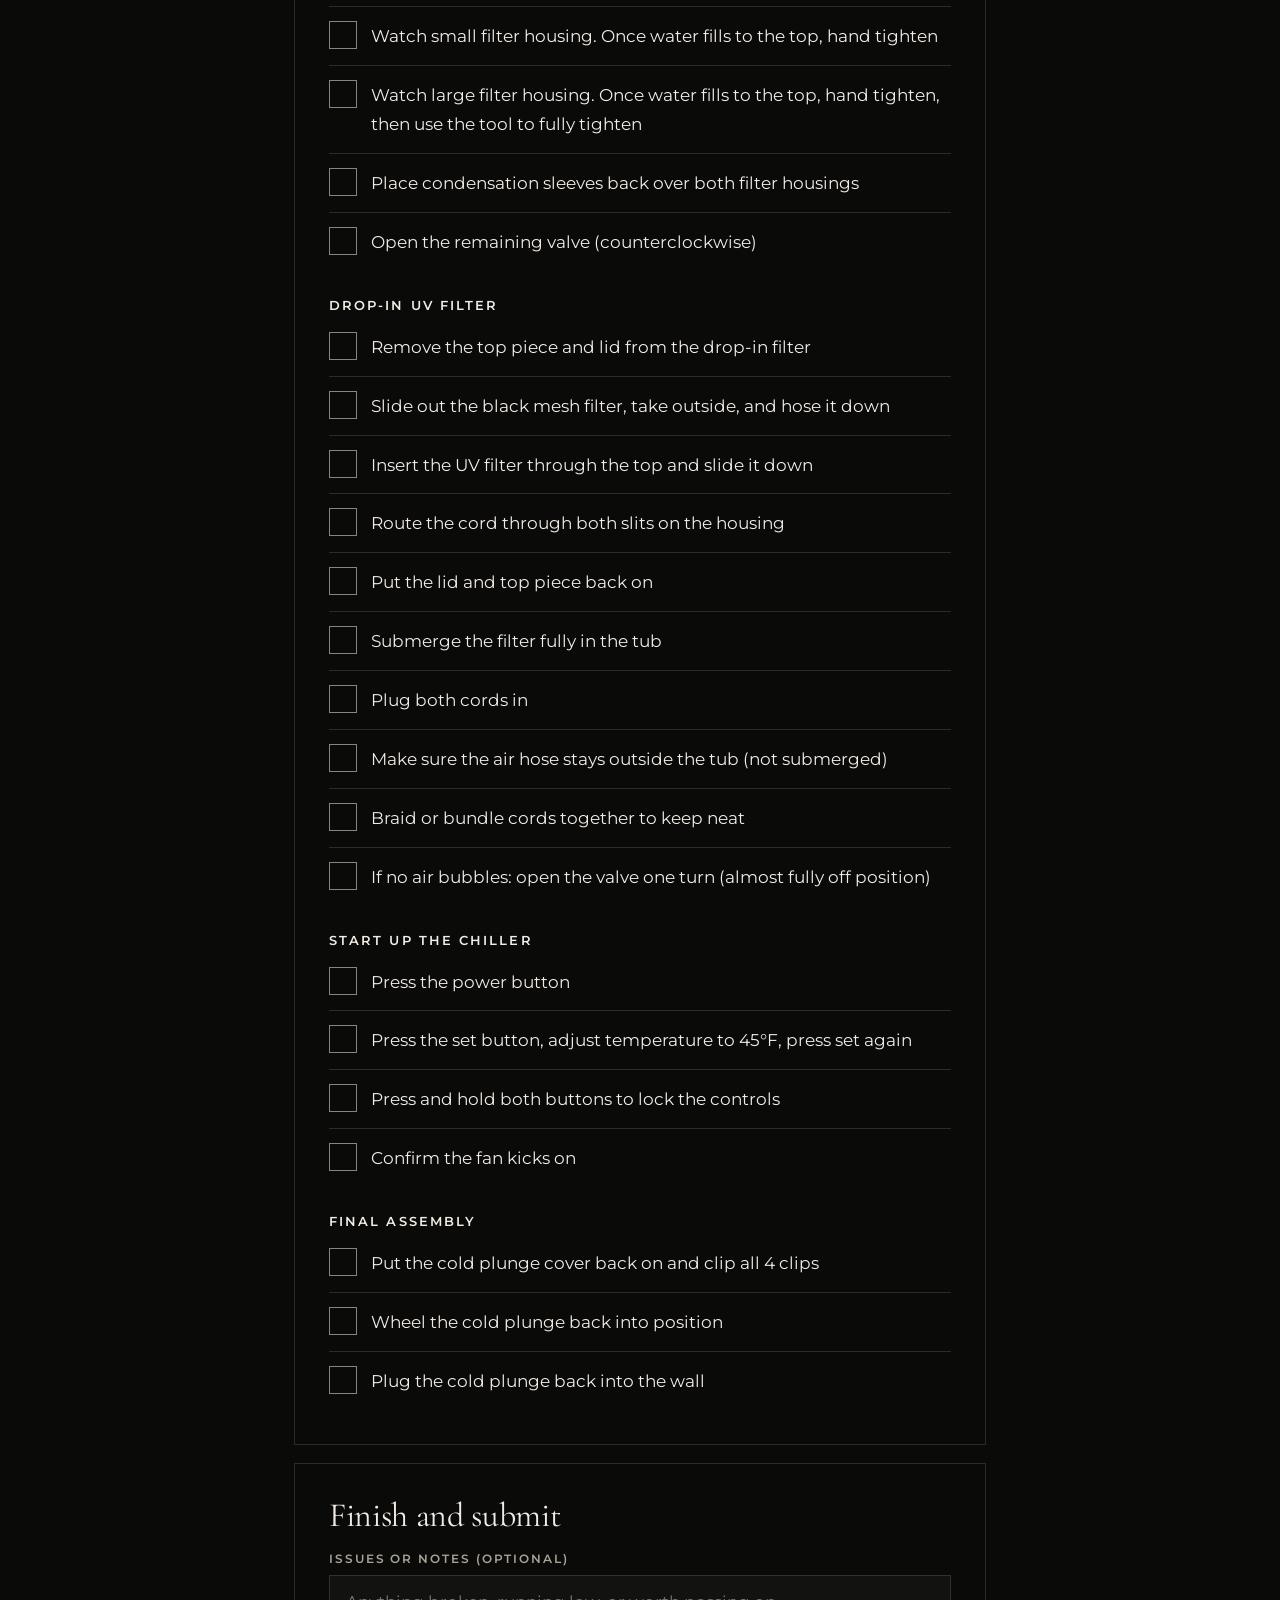
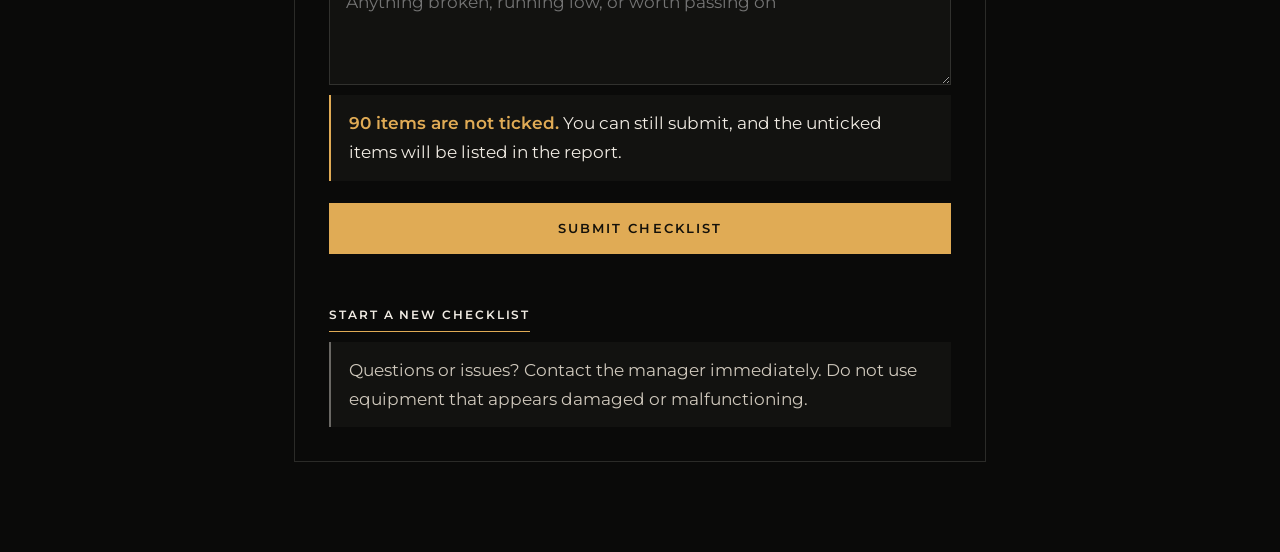
<file: maintenance.html>
<!doctype html>
<html lang="en">
<head>
<meta charset="utf-8">
<meta name="viewport" content="width=device-width, initial-scale=1">
<title>Maintenance Checklist | REVYV</title>
<meta name="description" content="Monthly cleaning and maintenance checklist for the REVYV recovery room.">
<meta name="robots" content="noindex">
<link rel="icon" href="favicon.png" type="image/png" sizes="64x64">
<link rel="icon" href="icon-512.png" type="image/png" sizes="512x512">
<link rel="apple-touch-icon" href="apple-touch-icon.png">
<link rel="preconnect" href="https://fonts.googleapis.com">
<link rel="preconnect" href="https://fonts.gstatic.com" crossorigin>
<link href="https://fonts.googleapis.com/css2?family=Cormorant+Garamond:ital,wght@0,400;0,500;1,400&family=Montserrat:wght@400;500;600&display=swap" rel="stylesheet">
<link rel="stylesheet" href="css/site.css">
<link rel="stylesheet" href="css/maintenance.css">
</head>
<body>

<header class="nav solid" id="nav">
  <div class="brand"><a class="mark" href="index.html" aria-label="REVYV home">REVYV</a><span class="say-nav" aria-label="Pronounced revive">(re&middot;vive)</span></div>
  <span class="eyebrow nav-tag">Staff</span>
</header>

<div class="bar" id="bar" aria-live="polite"><div class="bar-in"><span id="bar-text">0 of 90 done</span><div class="bar-track"><i id="bar-fill"></i></div></div></div>

<main class="mwrap">

<div class="mhead">
  <div class="eyebrow">Monthly maintenance</div>
  <h1>Recovery Room Cleaning &amp; Maintenance</h1>
  <p>Complete this on the same day every month. The cold plunge chiller shows a blinking CLEAN light when it's time.</p>
</div>

<section class="card">
  <h2>Training video</h2>
  <p>Watch the full walkthrough before your first shift, and keep it open while you work through the checklist.</p>
  <div class="video"><iframe src="https://drive.google.com/file/d/1BCjN3UL6T5MryGLbysA8yeBqaYoymrIC/preview" title="REVYV maintenance training video" allow="autoplay; fullscreen" allowfullscreen loading="lazy"></iframe></div>
</section>

<section class="card">
  <h2>Before you start</h2>
  <div class="who">
    <div class="field"><label for="m-name">Your name</label><input id="m-name" autocomplete="name" required></div>
    <div class="field"><label for="m-date">Date</label><input id="m-date" type="date" required></div>
  </div>
  <p class="fine">Your ticks are saved on this phone or computer as you go, so you can close the page and come back.</p>
  <p class="callout">Complete all steps in order. The cold plunge takes 1 to 1.5 hours to drain. Use that time to clean the sauna, mop bucket and floors.</p>
</section>

<section class="step" id="step-1" data-step="1">
  <header class="step-head"><div class="num">Step 1</div><h3>Clean both drain boxes</h3><p class="when">Do this first.</p><div class="step-count" data-count="1">0 of 4</div></header>
  <div class="step-body">
    <label class="chk"><input type="checkbox" data-id="s1-1" data-step="1"><span>Open the drain box in the recovery room and remove any hair or debris</span></label>
    <label class="chk"><input type="checkbox" data-id="s1-2" data-step="1"><span>Take it outside and hose it down completely</span></label>
    <label class="chk"><input type="checkbox" data-id="s1-3" data-step="1"><span>Do the same for the drain box in the shower</span></label>
    <label class="chk"><input type="checkbox" data-id="s1-4" data-step="1"><span>Reinstall both drain boxes before starting anything else</span></label>
    <p class="callout warn"><b>Important:</b> If these are clogged when you drain the cold plunge, the platform will overflow.</p>
  </div>
</section>

<section class="step" id="step-2" data-step="2">
  <header class="step-head"><div class="num">Step 2</div><h3>Begin draining the cold plunge</h3><div class="step-count" data-count="2">0 of 15</div></header>
  <div class="step-body">
    <label class="chk"><input type="checkbox" data-id="s2-1" data-step="2"><span>Unplug the cold plunge from the wall</span></label>
    <label class="chk"><input type="checkbox" data-id="s2-2" data-step="2"><span>Wheel the cold plunge out to give yourself room to work</span></label>
    <label class="chk"><input type="checkbox" data-id="s2-3" data-step="2"><span>Turn the inlet and outlet valves OFF (turn clockwise)</span></label>
    <label class="chk"><input type="checkbox" data-id="s2-4" data-step="2"><span>Remove the cold plunge cover</span></label>
    <label class="chk"><input type="checkbox" data-id="s2-5" data-step="2"><span>Unplug the drop-in filter (2 plugs), pull it out, and set it in the shower to drain</span></label>
    <label class="chk"><input type="checkbox" data-id="s2-6" data-step="2"><span>Vacuum the bottom with the pool vac:</span></label>
    <label class="chk sub"><input type="checkbox" data-id="s2-7" data-step="2"><span>Submerge the vac fully and let all air bubbles release</span></label>
    <label class="chk sub"><input type="checkbox" data-id="s2-8" data-step="2"><span>Turn dial from 0 to 1 to turn on (only after fully submerged)</span></label>
    <label class="chk sub"><input type="checkbox" data-id="s2-9" data-step="2"><span>Vacuum the bottom, under the step, and on top of the step</span></label>
    <label class="chk sub"><input type="checkbox" data-id="s2-10" data-step="2"><span>Turn dial from 1 to 0 to turn off</span></label>
    <label class="chk sub"><input type="checkbox" data-id="s2-11" data-step="2"><span>Remove and place in shower to drain</span></label>
    <label class="chk"><input type="checkbox" data-id="s2-12" data-step="2"><span>Skim the top and middle of the water and remove any visible debris or hair</span></label>
    <label class="chk"><input type="checkbox" data-id="s2-13" data-step="2"><span>Open the drain valve: turn counterclockwise until the blue handle is parallel with the hose</span></label>
    <label class="chk"><input type="checkbox" data-id="s2-14" data-step="2"><span>Confirm water is flowing out of the drain hose</span></label>
    <label class="chk"><input type="checkbox" data-id="s2-15" data-step="2"><span>Now go complete Steps 3 to 5 while the cold plunge drains (takes about 1 to 1.5 hours)</span></label>
  </div>
</section>

<section class="step" id="step-3" data-step="3">
  <header class="step-head"><div class="num">Step 3</div><h3>Replace cold plunge filters</h3><p class="when">While draining.</p><div class="step-count" data-count="3">0 of 14</div></header>
  <div class="step-body">
    <h4>Filter 1: cartridge filter (replaceable)</h4>
    <label class="chk"><input type="checkbox" data-id="s3-1" data-step="3"><span>Remove the condensation sleeve from Filter 1</span></label>
    <label class="chk"><input type="checkbox" data-id="s3-2" data-step="3"><span>Use the filter removal tool: insert on bottom and twist to loosen</span></label>
    <label class="chk"><input type="checkbox" data-id="s3-3" data-step="3"><span>Pour old water down the drain, discard the old cartridge</span></label>
    <label class="chk"><input type="checkbox" data-id="s3-4" data-step="3"><span>Wipe out the housing with a rag</span></label>
    <label class="chk"><input type="checkbox" data-id="s3-5" data-step="3"><span>Insert the new cartridge into filter housing (either direction works)</span></label>
    <label class="chk"><input type="checkbox" data-id="s3-6" data-step="3"><span>Screw the housing back on, leaving it slightly loose for now</span></label>
    <p class="callout warn"><b>Important:</b> Do not fully tighten yet. The cartridge must fill with water once the plunge is refilled and running before you fully tighten.</p>
    <h4>Filter 2: mesh filter (clean and reuse)</h4>
    <label class="chk"><input type="checkbox" data-id="s3-7" data-step="3"><span>Remove the condensation sleeve from Filter 2</span></label>
    <label class="chk"><input type="checkbox" data-id="s3-8" data-step="3"><span>Loosen and remove the filter housing</span></label>
    <label class="chk"><input type="checkbox" data-id="s3-9" data-step="3"><span>Pour old water down the drain</span></label>
    <label class="chk"><input type="checkbox" data-id="s3-10" data-step="3"><span>Pop the mesh filter out</span></label>
    <label class="chk"><input type="checkbox" data-id="s3-11" data-step="3"><span>Take the filter outside and hose it down thoroughly inside</span></label>
    <label class="chk"><input type="checkbox" data-id="s3-12" data-step="3"><span>Reinstall the filter: sharp flat edge goes UP, rounded edge goes DOWN</span></label>
    <label class="chk"><input type="checkbox" data-id="s3-13" data-step="3"><span>Press up and in until it seats under the cold plunge</span></label>
    <label class="chk"><input type="checkbox" data-id="s3-14" data-step="3"><span>Place the bucket back underneath and screw the housing on, leaving it slightly loose for now</span></label>
    <p class="callout warn"><b>Important:</b> Do not fully tighten yet. The cartridge must fill with water once the plunge is refilled and running before you fully tighten.</p>
  </div>
</section>

<section class="step" id="step-4" data-step="4">
  <header class="step-head"><div class="num">Step 4</div><h3>Clean the mop bucket</h3><p class="when">While draining.</p><div class="step-count" data-count="4">0 of 9</div></header>
  <div class="step-body">
    <label class="chk"><input type="checkbox" data-id="s4-1" data-step="4"><span>Take the mop bucket outside and pour out the old water</span></label>
    <label class="chk"><input type="checkbox" data-id="s4-2" data-step="4"><span>Scrub the inside of the bucket</span></label>
    <label class="chk"><input type="checkbox" data-id="s4-3" data-step="4"><span>Fill with fresh water</span></label>
    <label class="chk"><input type="checkbox" data-id="s4-4" data-step="4"><span>Add 1 to 2 oz of Blue EcoLab floor cleaner. Water should turn bright pink</span></label>
    <label class="chk"><input type="checkbox" data-id="s4-5" data-step="4"><span>Replace the mop head if it looks dirty:</span></label>
    <label class="chk sub"><input type="checkbox" data-id="s4-6" data-step="4"><span>Velcro off the old mop head</span></label>
    <label class="chk sub"><input type="checkbox" data-id="s4-7" data-step="4"><span>Slide new mop head&#x27;s 3 tabs into the 3 slots at the top</span></label>
    <label class="chk sub"><input type="checkbox" data-id="s4-8" data-step="4"><span>Press down. The rest attaches with Velcro</span></label>
    <label class="chk"><input type="checkbox" data-id="s4-9" data-step="4"><span>When placing mop in bucket, orient per the arrow on the mop head</span></label>
    <p class="callout">Replace water every 2 weeks or when the pink color fades, whichever is first. Replace the mop head roughly once a month or once every 6 weeks.</p>
  </div>
</section>

<section class="step" id="step-5" data-step="5">
  <header class="step-head"><div class="num">Step 5</div><h3>Clean the sauna</h3><p class="when">While draining.</p><div class="step-count" data-count="5">0 of 13</div></header>
  <div class="step-body">
    <p class="callout">Supplies needed: Sauna Cleaner (spray bottle and large jug), Pledge Everyday Multi-Surface, collapsible mop bucket, scrub brush, rags.</p>
    <h4>Wood surfaces</h4>
    <label class="chk"><input type="checkbox" data-id="s5-1" data-step="5"><span>Spray all wood surfaces (walls, benches, floor) generously with Sauna Cleaner</span></label>
    <label class="chk"><input type="checkbox" data-id="s5-2" data-step="5"><span>Wipe down walls and bench with a wet rag dipped in bucket water and Sauna Cleaner</span></label>
    <label class="chk"><input type="checkbox" data-id="s5-3" data-step="5"><span>Use the scrub brush (going with the wood grain) on the floor and heavily soiled bench areas</span></label>
    <label class="chk"><input type="checkbox" data-id="s5-4" data-step="5"><span>Finish all scrubbed areas with a clean wet rag</span></label>
    <label class="chk"><input type="checkbox" data-id="s5-5" data-step="5"><span>Spray and scrub the floor. Use plenty of Sauna Cleaner here</span></label>
    <label class="chk"><input type="checkbox" data-id="s5-6" data-step="5"><span>Wipe the floor down with a wet rag</span></label>
    <label class="chk"><input type="checkbox" data-id="s5-7" data-step="5"><span>Replace bucket water as it gets dirty throughout the process</span></label>
    <p class="callout">To refill the Sauna Cleaner spray bottle: fill to the bottom line (50 ml / 2 oz) with concentrate, then fill the rest with water.</p>
    <h4>Heater and glass</h4>
    <label class="chk"><input type="checkbox" data-id="s5-8" data-step="5"><span>Spray Pledge onto a clean rag and wipe down the heater</span></label>
    <label class="chk"><input type="checkbox" data-id="s5-9" data-step="5"><span>Spray Pledge onto a fresh rag and wipe the inside of the glass</span></label>
    <label class="chk"><input type="checkbox" data-id="s5-10" data-step="5"><span>Wipe the outside of the glass</span></label>
    <h4>Sauna heater: turn on to dry (1 hour)</h4>
    <label class="chk"><input type="checkbox" data-id="s5-11" data-step="5"><span>Turn the dial until you hear a click (orange light = on)</span></label>
    <label class="chk"><input type="checkbox" data-id="s5-12" data-step="5"><span>Keep turning until you hear a second click (off), then turn back slightly. It&#x27;s now set for a full 1-hour run</span></label>
    <label class="chk"><input type="checkbox" data-id="s5-13" data-step="5"><span>Fill the sauna water bucket using the carbon filter hose (same water used to fill cold plunge)</span></label>
  </div>
</section>

<section class="step" id="step-6" data-step="6">
  <header class="step-head"><div class="num">Step 6</div><h3>Scrub and refill the cold plunge</h3><p class="when">After it has fully drained.</p><div class="step-count" data-count="6">0 of 13</div></header>
  <div class="step-body">
    <label class="chk"><input type="checkbox" data-id="s6-1" data-step="6"><span>Attach the carbon filter to the hose</span></label>
    <label class="chk"><input type="checkbox" data-id="s6-2" data-step="6"><span>Run water through the filter into floor drain 20 seconds before putting the hose in the tub</span></label>
    <label class="chk"><input type="checkbox" data-id="s6-3" data-step="6"><span>Leave the drain open, rinse the tub with the hose, let it drain</span></label>
    <label class="chk"><input type="checkbox" data-id="s6-4" data-step="6"><span>Scrub the waterline, seat, and bottom with the scrub brush</span></label>
    <label class="chk"><input type="checkbox" data-id="s6-5" data-step="6"><span>Push any remaining water to the center drain</span></label>
    <label class="chk"><input type="checkbox" data-id="s6-6" data-step="6"><span>Close the drain valve: turn clockwise (blue handle)</span></label>
    <label class="chk"><input type="checkbox" data-id="s6-7" data-step="6"><span>Place hose in tub and begin filling</span></label>
    <label class="chk"><input type="checkbox" data-id="s6-8" data-step="6"><span>As water fills, skim any remaining debris from the bottom</span></label>
    <label class="chk"><input type="checkbox" data-id="s6-9" data-step="6"><span>Fill sauna water bucket from carbon filter at the same time</span></label>
    <label class="chk"><input type="checkbox" data-id="s6-10" data-step="6"><span>While filling (takes about 30 min), mop all floors and clean the shower</span></label>
    <label class="chk"><input type="checkbox" data-id="s6-11" data-step="6"><span>Plug the pool vac back in to charge (red light = charging)</span></label>
    <label class="chk"><input type="checkbox" data-id="s6-12" data-step="6"><span>Fill tub to 3 to 4 inches above the top inlet hole, then turn off hose</span></label>
    <label class="chk"><input type="checkbox" data-id="s6-13" data-step="6"><span>Set hose by floor drain to empty out</span></label>
  </div>
</section>

<section class="step" id="step-7" data-step="7">
  <header class="step-head"><div class="num">Step 7</div><h3>Finish the filters and restart</h3><div class="step-count" data-count="7">0 of 22</div></header>
  <div class="step-body">
    <label class="chk"><input type="checkbox" data-id="s7-1" data-step="7"><span>Open inlet and outlet valves: turn counterclockwise</span></label>
    <label class="chk"><input type="checkbox" data-id="s7-2" data-step="7"><span>Watch small filter housing. Once water fills to the top, hand tighten</span></label>
    <label class="chk"><input type="checkbox" data-id="s7-3" data-step="7"><span>Watch large filter housing. Once water fills to the top, hand tighten, then use the tool to fully tighten</span></label>
    <label class="chk"><input type="checkbox" data-id="s7-4" data-step="7"><span>Place condensation sleeves back over both filter housings</span></label>
    <label class="chk"><input type="checkbox" data-id="s7-5" data-step="7"><span>Open the remaining valve (counterclockwise)</span></label>
    <h4>Drop-in UV filter</h4>
    <label class="chk"><input type="checkbox" data-id="s7-6" data-step="7"><span>Remove the top piece and lid from the drop-in filter</span></label>
    <label class="chk"><input type="checkbox" data-id="s7-7" data-step="7"><span>Slide out the black mesh filter, take outside, and hose it down</span></label>
    <label class="chk"><input type="checkbox" data-id="s7-8" data-step="7"><span>Insert the UV filter through the top and slide it down</span></label>
    <label class="chk"><input type="checkbox" data-id="s7-9" data-step="7"><span>Route the cord through both slits on the housing</span></label>
    <label class="chk"><input type="checkbox" data-id="s7-10" data-step="7"><span>Put the lid and top piece back on</span></label>
    <label class="chk"><input type="checkbox" data-id="s7-11" data-step="7"><span>Submerge the filter fully in the tub</span></label>
    <label class="chk"><input type="checkbox" data-id="s7-12" data-step="7"><span>Plug both cords in</span></label>
    <label class="chk"><input type="checkbox" data-id="s7-13" data-step="7"><span>Make sure the air hose stays outside the tub (not submerged)</span></label>
    <label class="chk"><input type="checkbox" data-id="s7-14" data-step="7"><span>Braid or bundle cords together to keep neat</span></label>
    <label class="chk"><input type="checkbox" data-id="s7-15" data-step="7"><span>If no air bubbles: open the valve one turn (almost fully off position)</span></label>
    <h4>Start up the chiller</h4>
    <label class="chk"><input type="checkbox" data-id="s7-16" data-step="7"><span>Press the power button</span></label>
    <label class="chk"><input type="checkbox" data-id="s7-17" data-step="7"><span>Press the set button, adjust temperature to 45°F, press set again</span></label>
    <label class="chk"><input type="checkbox" data-id="s7-18" data-step="7"><span>Press and hold both buttons to lock the controls</span></label>
    <label class="chk"><input type="checkbox" data-id="s7-19" data-step="7"><span>Confirm the fan kicks on</span></label>
    <h4>Final assembly</h4>
    <label class="chk"><input type="checkbox" data-id="s7-20" data-step="7"><span>Put the cold plunge cover back on and clip all 4 clips</span></label>
    <label class="chk"><input type="checkbox" data-id="s7-21" data-step="7"><span>Wheel the cold plunge back into position</span></label>
    <label class="chk"><input type="checkbox" data-id="s7-22" data-step="7"><span>Plug the cold plunge back into the wall</span></label>
  </div>
</section>

<section class="card" id="finish">
  <h2>Finish and submit</h2>
  <div class="field"><label for="m-notes">Issues or notes (optional)</label><textarea id="m-notes" placeholder="Anything broken, running low, or worth passing on"></textarea></div>
  <p class="callout warn" id="skipped" hidden></p>
  <button class="btn" id="m-send" type="button" data-endpoint="https://formsubmit.co/ajax/forrest@buildstout.com" data-cc="revyvrecovery@gmail.com">Submit checklist</button>
  <p class="form-note" id="m-note" role="status"></p>
  <button class="textlink" id="m-reset" type="button">Start a new checklist</button>
  <p class="callout">Questions or issues? Contact the manager immediately. Do not use equipment that appears damaged or malfunctioning.</p>
</section>

</main>

<script src="js/maintenance.js"></script>
</body>
</html>
</file>
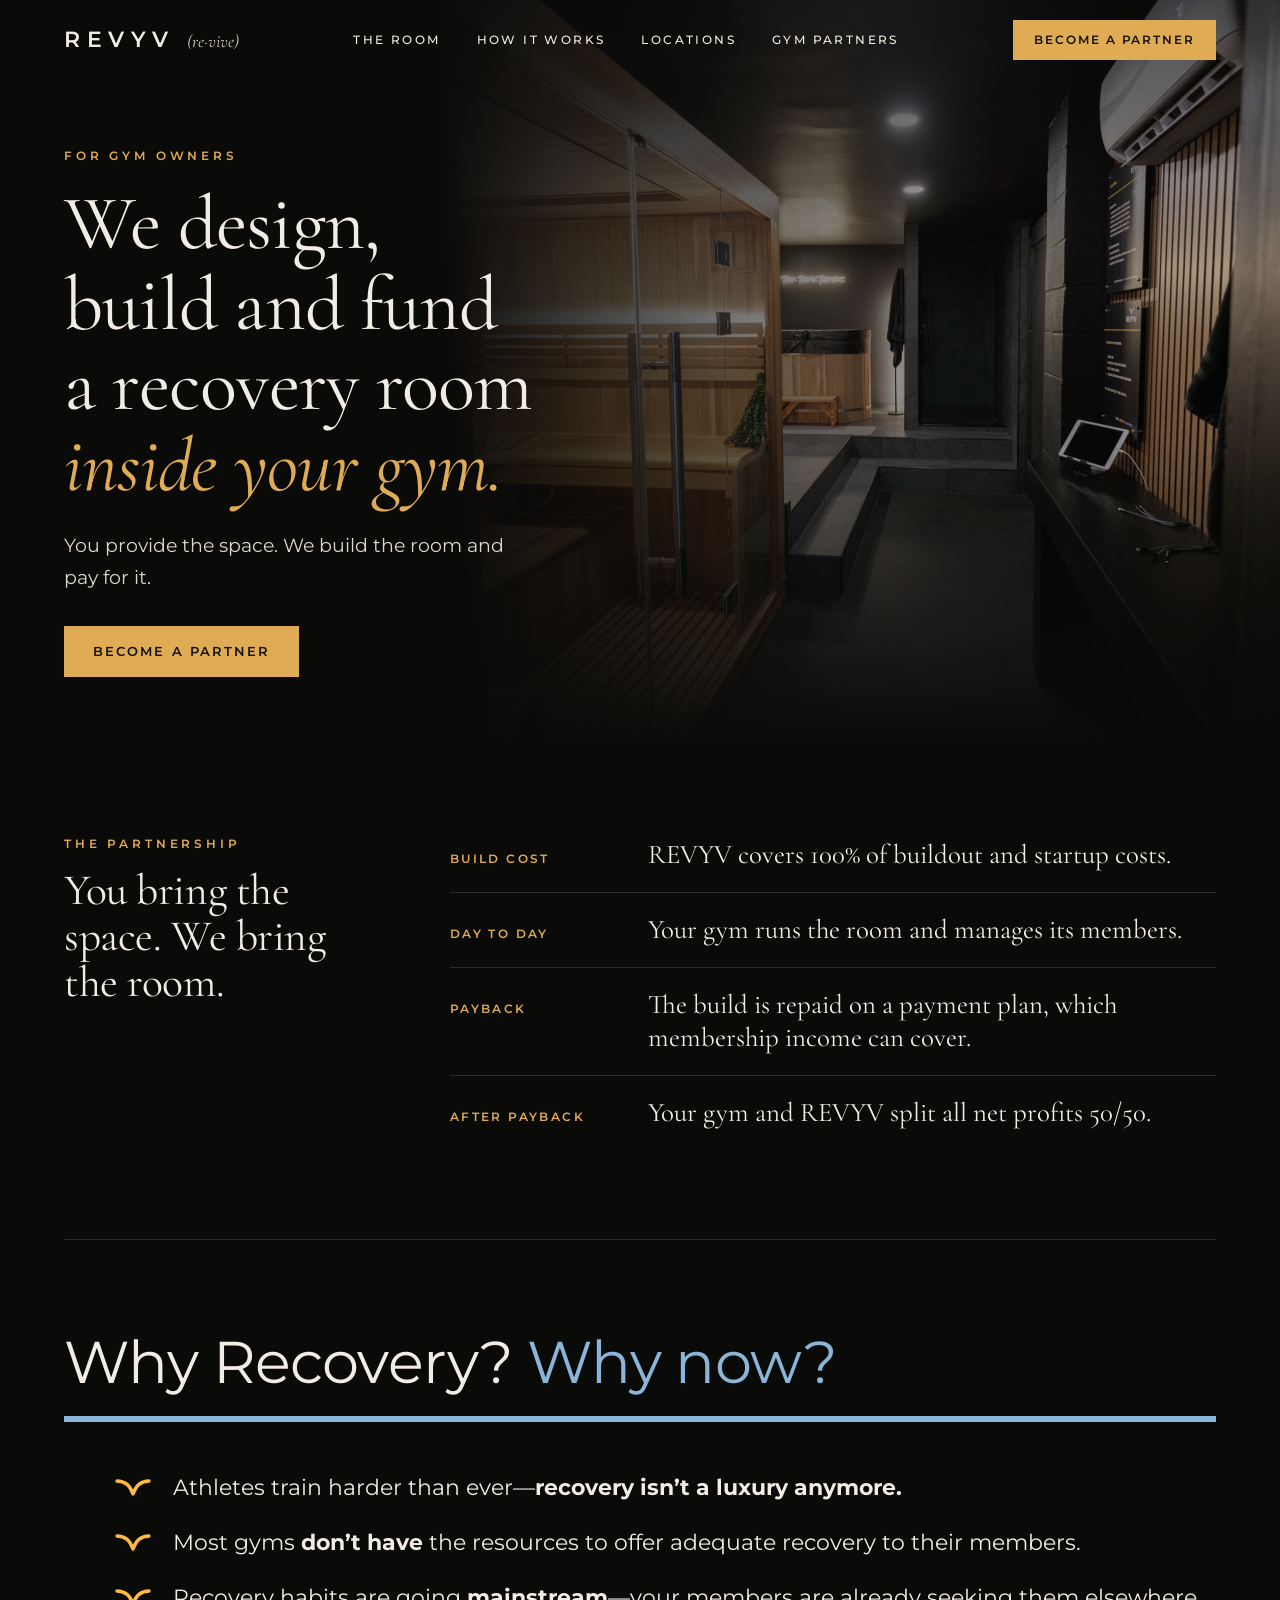
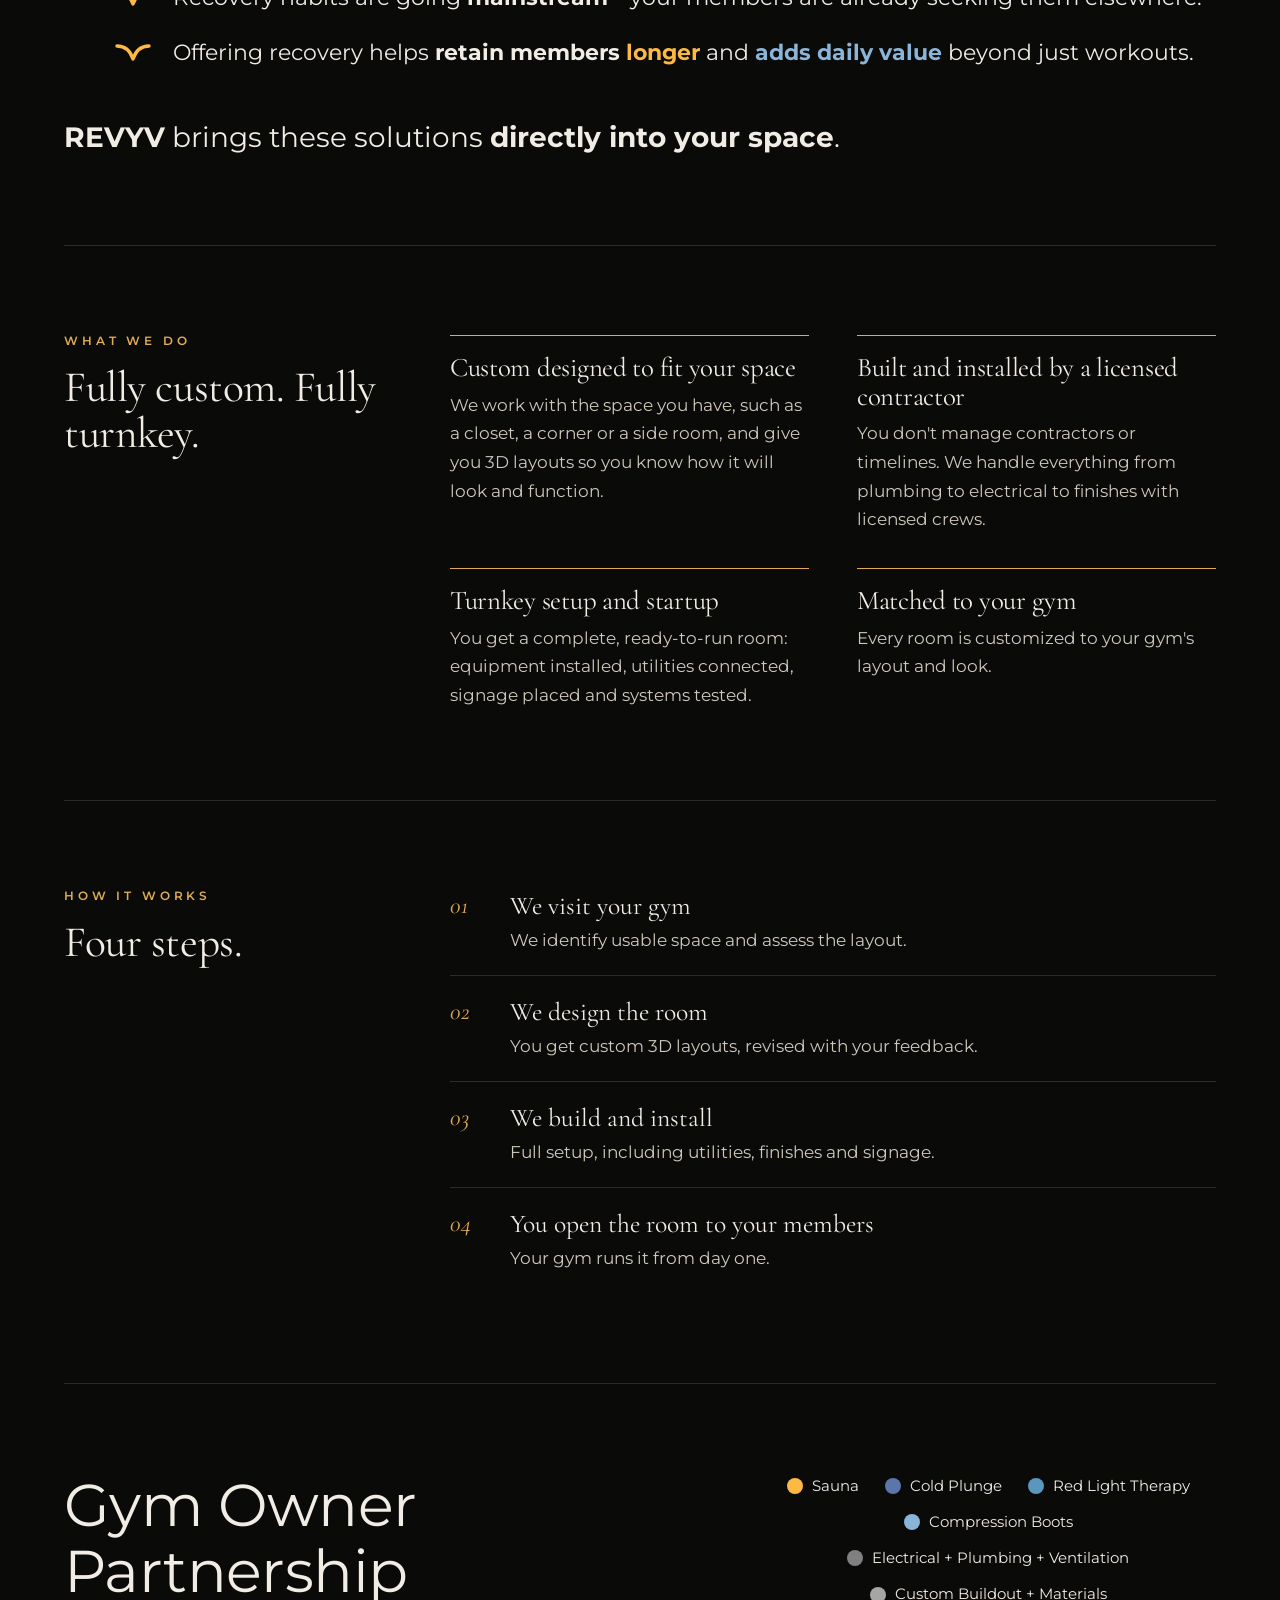
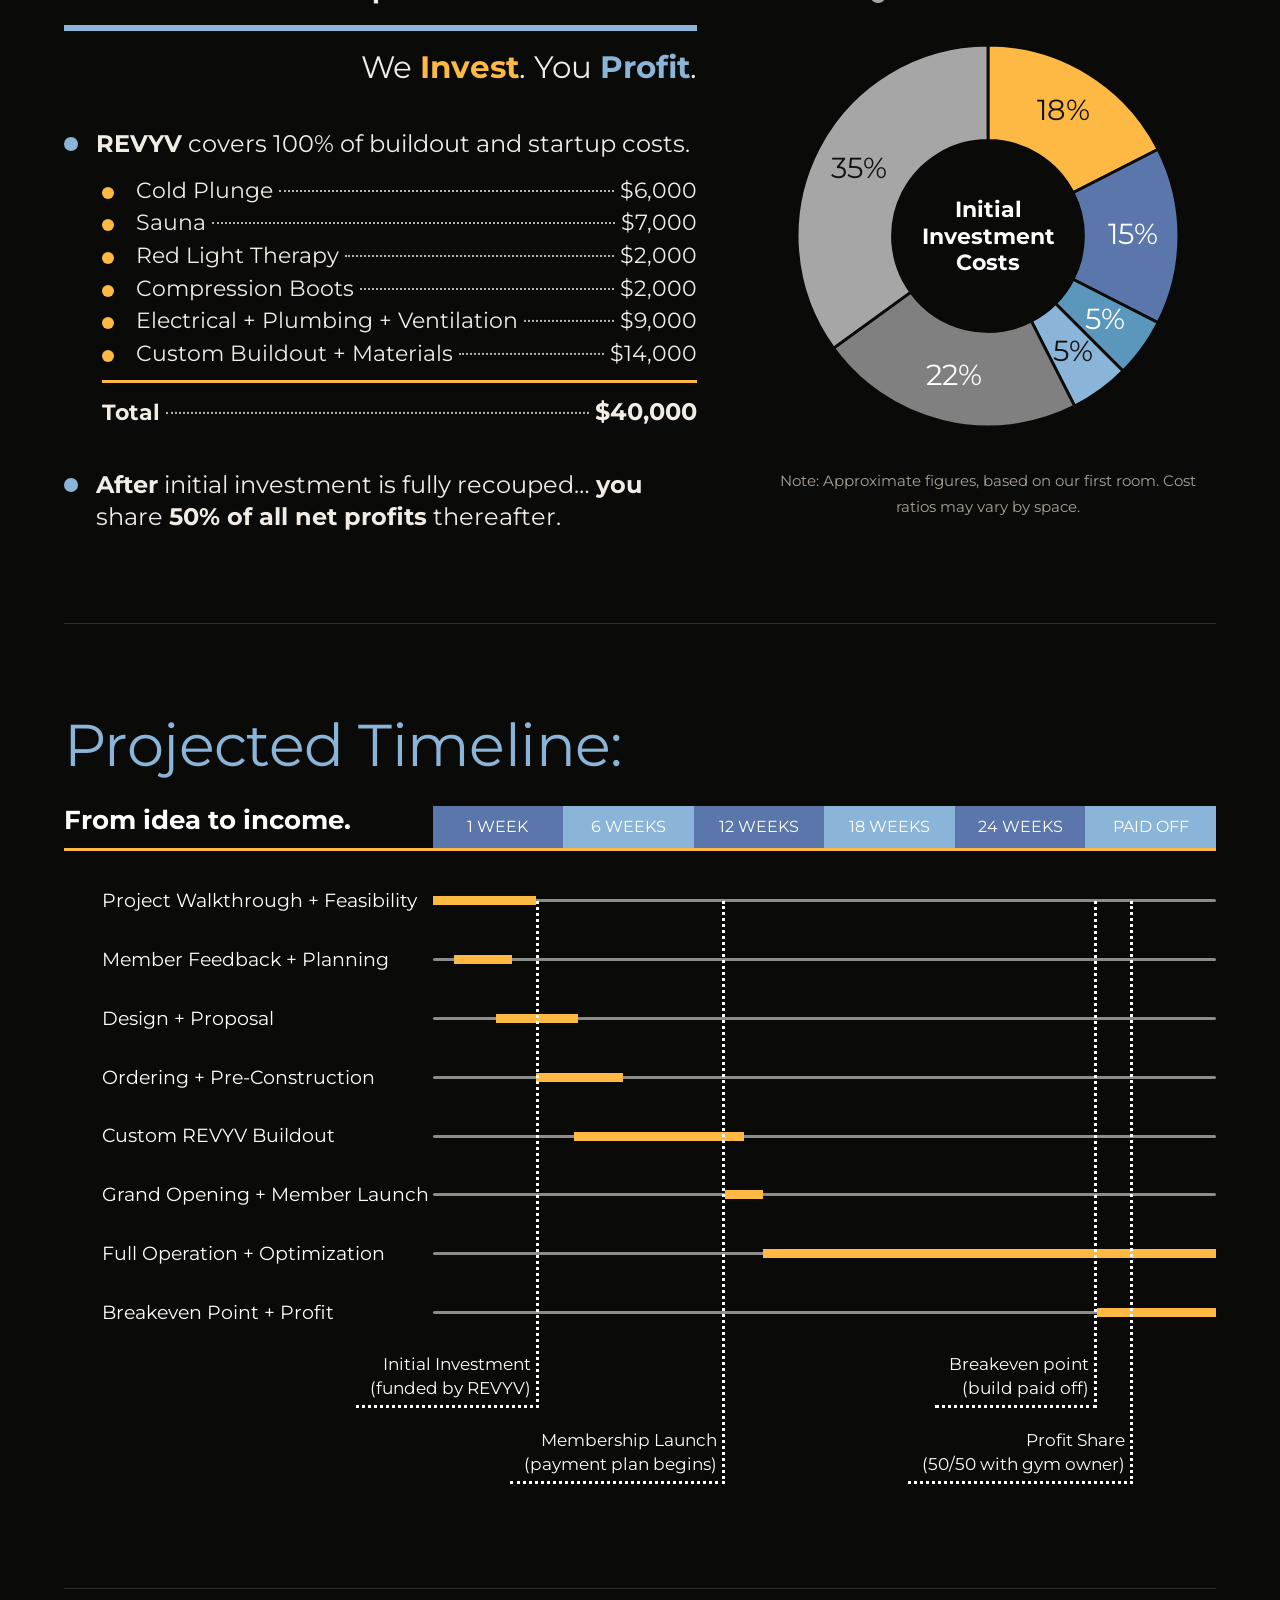
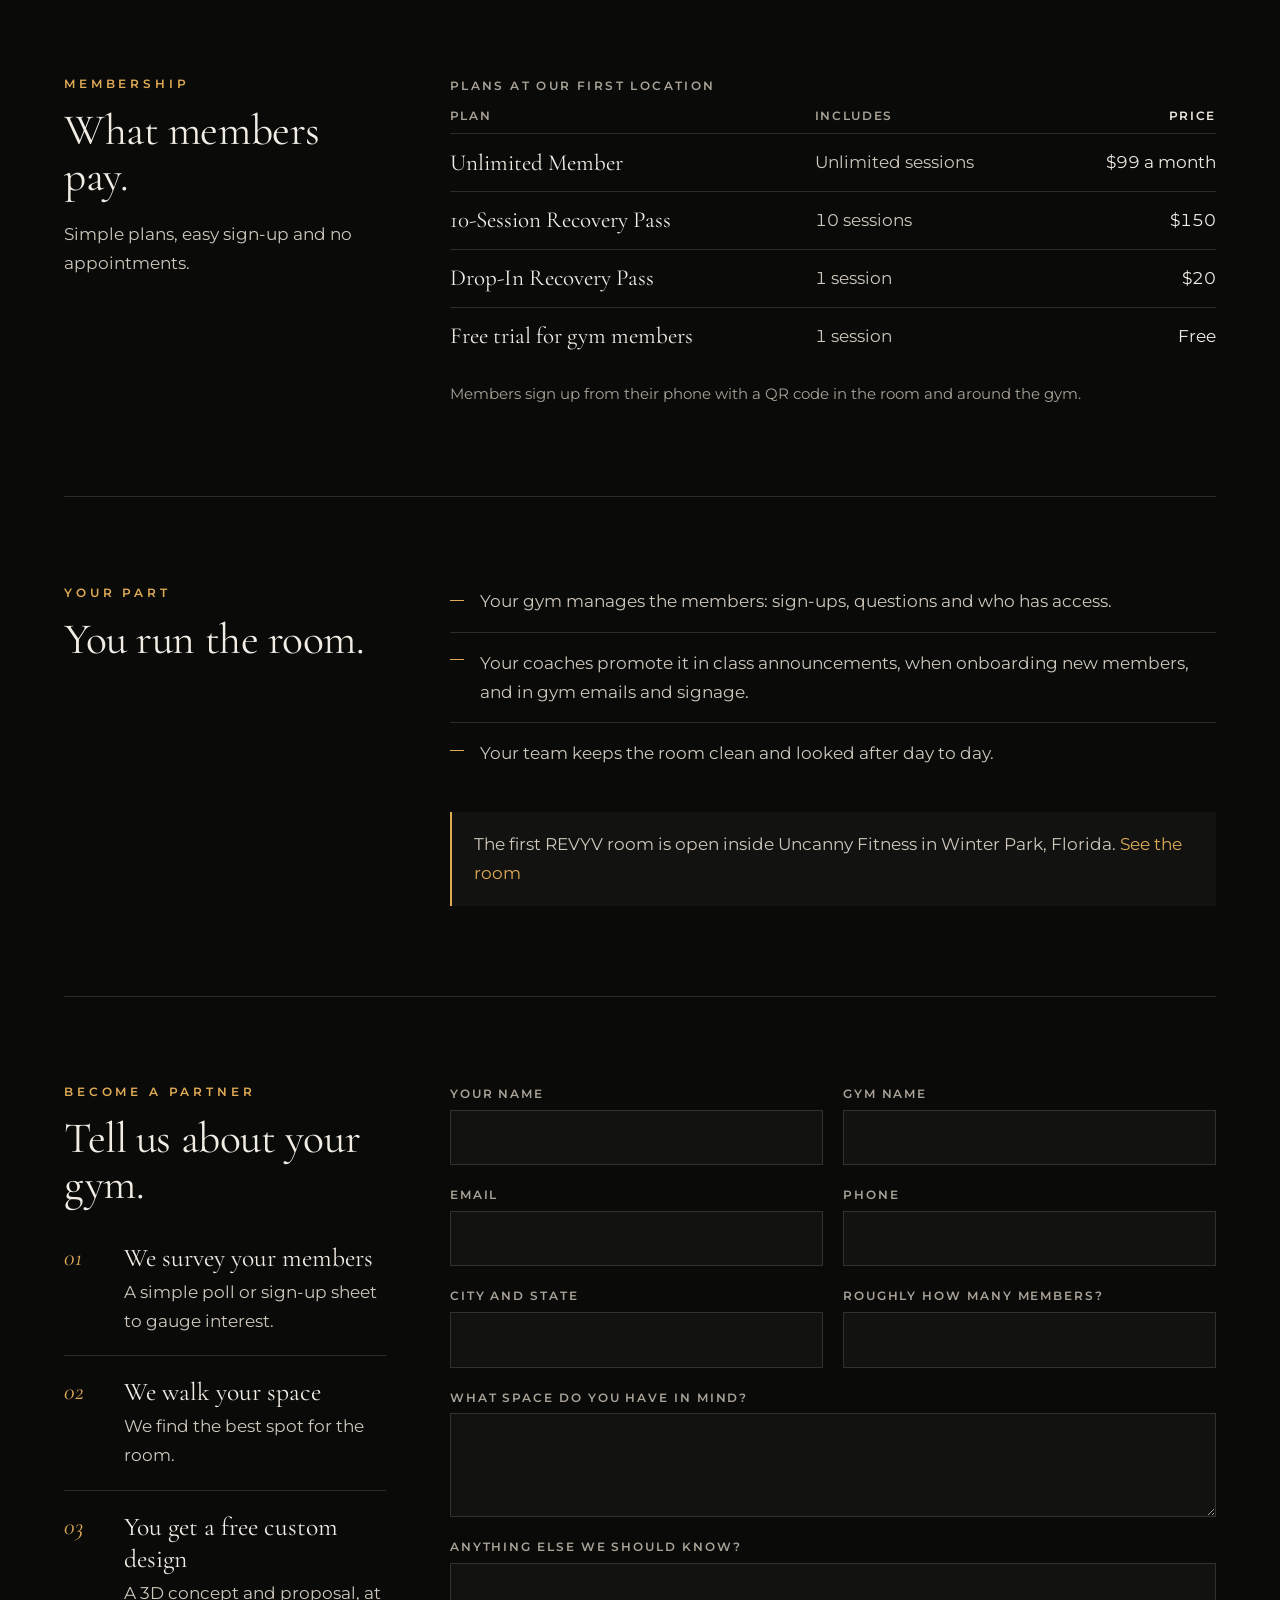
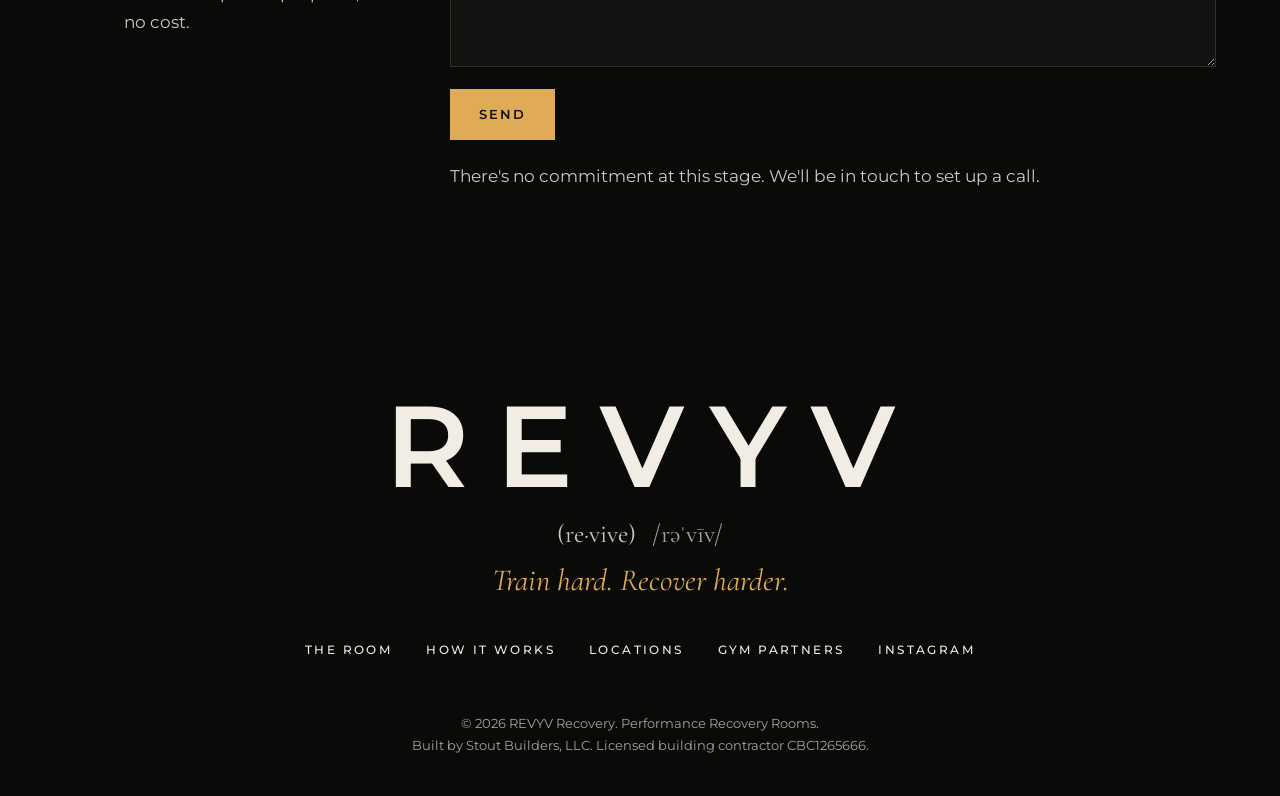
<file: partners.html>
<!doctype html>
<html lang="en">
<head>
<meta charset="utf-8">
<meta name="viewport" content="width=device-width, initial-scale=1">
<title>Gym Partners | REVYV</title>
<meta name="description" content="REVYV designs, builds and funds a custom recovery room inside your gym. Your gym runs it.">
<link rel="icon" href="favicon.png" type="image/png" sizes="64x64">
<link rel="icon" href="icon-512.png" type="image/png" sizes="512x512">
<link rel="apple-touch-icon" href="apple-touch-icon.png">
<link rel="canonical" href="https://revyvrecovery.com/partners.html">
<meta property="og:type" content="website">
<meta property="og:site_name" content="REVYV">
<meta property="og:title" content="Gym Partners | REVYV">
<meta property="og:description" content="REVYV designs, builds and funds a custom recovery room inside your gym. Your gym runs it.">
<meta property="og:url" content="https://revyvrecovery.com/partners.html">
<meta property="og:image" content="https://revyvrecovery.com/images/share.jpg">
<meta property="og:image:width" content="1200">
<meta property="og:image:height" content="630">
<meta name="twitter:card" content="summary_large_image">
<link rel="preconnect" href="https://fonts.googleapis.com">
<link rel="preconnect" href="https://fonts.gstatic.com" crossorigin>
<link href="https://fonts.googleapis.com/css2?family=Cormorant+Garamond:ital,wght@0,400;0,500;1,400&family=Montserrat:wght@400;500;600&display=swap" rel="stylesheet">
<link rel="stylesheet" href="css/site.css?v=4">
<link rel="stylesheet" href="css/partners.css">
</head>
<body>

<header class="nav" id="nav">
  <div class="brand"><a class="mark" href="index.html" aria-label="REVYV home">REVYV</a><span class="say-nav" aria-label="Pronounced revive">(re&middot;vive)</span></div>
  <nav class="nav-links" aria-label="Main">
    <a href="index.html#room">The Room</a>
    <a href="index.html#how">How It Works</a>
    <a href="index.html#locations">Locations</a>
    <a href="partners.html">Gym Partners</a>
  </nav>
  <a class="btn" href="#contact">Become a partner</a>
</header>

<section class="phero">
  <div class="phero-img"><img src="images/revyv-1-wide.jpg" alt="The first REVYV room, inside Uncanny Fitness in Winter Park, Florida" fetchpriority="high"></div>
  <div class="phero-copy">
    <div class="eyebrow">For gym owners</div>
    <h1>We design, build and fund a recovery room <em>inside your gym.</em></h1>
    <p>You provide the space. We build the room and pay for it.</p>
    <a class="btn" href="#contact">Become a partner</a>
  </div>
</section>

<main class="wrap">

<section class="first">
  <div class="sec">
    <div><div class="eyebrow">The partnership</div><h2>You bring the space. We bring the room.</h2></div>
    <dl class="terms">
      <div><dt>Build cost</dt><dd>REVYV covers 100% of buildout and startup costs.</dd></div>
      <div><dt>Day to day</dt><dd>Your gym runs the room and manages its members.</dd></div>
      <div><dt>Payback</dt><dd>The build is repaid on a payment plan, which membership income can cover.</dd></div>
      <div><dt>After payback</dt><dd>Your gym and REVYV split all net profits 50/50.</dd></div>
    </dl>
  </div>
</section>

<section class="slide dark" id="why">
  <h2 class="deck-title">Why Recovery? <span class="t-blue">Why now?</span></h2>
  <div class="rule blue"></div>
  <ul class="vlist">
    <li>Athletes train harder than ever&mdash;<b>recovery isn&rsquo;t a luxury anymore.</b></li>
    <li>Most gyms <b>don&rsquo;t have</b> the resources to offer adequate recovery to their members.</li>
    <li>Recovery habits are going <b>mainstream</b>&mdash;your members are already seeking them elsewhere.</li>
    <li>Offering recovery helps <b>retain members <span class="t-gold">longer</span></b> and <b class="t-blue">adds daily value</b> beyond just workouts.</li>
  </ul>
  <p class="deck-foot"><b>REVYV</b> brings these solutions <b>directly into your space</b>.</p>
</section>

<section>
  <div class="sec">
    <div><div class="eyebrow">What we do</div><h2>Fully custom. Fully turnkey.</h2></div>
    <div class="two">
      <div class="item"><h3>Custom designed to fit your space</h3><p>We work with the space you have, such as a closet, a corner or a side room, and give you 3D layouts so you know how it will look and function.</p></div>
      <div class="item"><h3>Built and installed by a licensed contractor</h3><p>You don't manage contractors or timelines. We handle everything from plumbing to electrical to finishes with licensed crews.</p></div>
      <div class="item"><h3>Turnkey setup and startup</h3><p>You get a complete, ready-to-run room: equipment installed, utilities connected, signage placed and systems tested.</p></div>
      <div class="item"><h3>Matched to your gym</h3><p>Every room is customized to your gym's layout and look.</p></div>
    </div>
  </div>
</section>

<section>
  <div class="sec">
    <div><div class="eyebrow">How it works</div><h2>Four steps.</h2></div>
    <ol class="steps">
      <li><div><b>We visit your gym</b><span>We identify usable space and assess the layout.</span></div></li>
      <li><div><b>We design the room</b><span>You get custom 3D layouts, revised with your feedback.</span></div></li>
      <li><div><b>We build and install</b><span>Full setup, including utilities, finishes and signage.</span></div></li>
      <li><div><b>You open the room to your members</b><span>Your gym runs it from day one.</span></div></li>
    </ol>
  </div>
</section>

<section class="slide dark" id="partnership">
  <div class="s9">
    <div>
      <h2 class="deck-title">Gym Owner Partnership</h2>
      <div class="rule blue"></div>
      <p class="tagline">We <b class="t-gold">Invest</b>. You <b class="t-blue">Profit</b>.</p>
      <p class="lead"><i class="dot"></i><span><b>REVYV</b> covers 100% of buildout and startup costs.</span></p>
      <ul class="leaders"><li><span>Cold Plunge</span><b></b><span>$6,000</span></li><li><span>Sauna</span><b></b><span>$7,000</span></li><li><span>Red Light Therapy</span><b></b><span>$2,000</span></li><li><span>Compression Boots</span><b></b><span>$2,000</span></li><li><span>Electrical + Plumbing + Ventilation</span><b></b><span>$9,000</span></li><li><span>Custom Buildout + Materials</span><b></b><span>$14,000</span></li></ul>
      <p class="total"><span>Total</span><b></b><span>$40,000</span></p>
      <p class="lead"><i class="dot"></i><span><b>After</b> initial investment is fully recouped&hellip; <b>you</b> share <b>50% of all net profits</b> thereafter.</span></p>
    </div>
    <div class="s9-chart">
      <div class="legend"><span><i style="background:#fdb944"></i>Sauna</span><span><i style="background:#5a76ab"></i>Cold Plunge</span><span><i style="background:#5b97bd"></i>Red Light Therapy</span><span><i style="background:#8ab4d8"></i>Compression Boots</span><span><i style="background:#808080"></i>Electrical + Plumbing + Ventilation</span><span><i style="background:#a6a6a6"></i>Custom Buildout + Materials</span></div>
      <svg class="donut" viewBox="0 0 220 220" role="img" aria-label="Donut chart of the approximate initial investment for a REVYV room. The list beside it gives every amount."><path class="slice" d="M110.00 10.00 A100 100 0 0 1 199.10 64.60 L154.55 87.30 A50 50 0 0 0 110.00 60.00 Z" fill="#fdb944"><title>Sauna: $7,000 (18%)</title></path><path class="slice" d="M199.10 64.60 A100 100 0 0 1 199.10 155.40 L154.55 132.70 A50 50 0 0 0 154.55 87.30 Z" fill="#5a76ab"><title>Cold Plunge: $6,000 (15%)</title></path><path class="slice" d="M199.10 155.40 A100 100 0 0 1 180.71 180.71 L145.36 145.36 A50 50 0 0 0 154.55 132.70 Z" fill="#5b97bd"><title>Red Light Therapy: $2,000 (5%)</title></path><path class="slice" d="M180.71 180.71 A100 100 0 0 1 155.40 199.10 L132.70 154.55 A50 50 0 0 0 145.36 145.36 Z" fill="#8ab4d8"><title>Compression Boots: $2,000 (5%)</title></path><path class="slice" d="M155.40 199.10 A100 100 0 0 1 29.10 168.78 L69.55 139.39 A50 50 0 0 0 132.70 154.55 Z" fill="#808080"><title>Electrical + Plumbing + Ventilation: $9,000 (22%)</title></path><path class="slice" d="M29.10 168.78 A100 100 0 0 1 110.00 10.00 L110.00 60.00 A50 50 0 0 0 69.55 139.39 Z" fill="#a6a6a6"><title>Custom Buildout + Materials: $14,000 (35%)</title></path><text x="149.7" y="49.2" class="pct ink">18%</text><text x="186.0" y="114.0" class="pct">15%</text><text x="171.5" y="158.7" class="pct">5%</text><text x="154.7" y="175.5" class="pct ink">5%</text><text x="92.3" y="187.9" class="pct">22%</text><text x="42.3" y="79.5" class="pct ink">35%</text><text class="d-mid" x="110" y="100">Initial</text><text class="d-mid" x="110" y="114">Investment</text><text class="d-mid" x="110" y="128">Costs</text></svg>
      <p class="deck-note">Note: Approximate figures, based on our first room. Cost ratios may vary by space.</p>
    </div>
  </div>
</section>

<section class="slide dark" id="timeline">
  <h2 class="deck-title t-blue">Projected Timeline:</h2>
  <div class="tl-scroll">
    <div class="tl" role="img" aria-label="Projected timeline from idea to income. Project walkthrough and feasibility, member feedback and planning, design and proposal, and ordering and pre-construction run through about week 7. The custom buildout runs to about week 12, followed by the grand opening and member launch. Full operation continues from there. Milestones: initial investment funded by REVYV around week 4, membership launch around week 12 when the payment plan begins, the breakeven point when the build is paid off, then a 50/50 profit share.">
      <div class="tl-row tl-head"><div class="tl-name">From idea to income.</div><div class="tl-cols"><span>1 Week</span><span>6 Weeks</span><span>12 Weeks</span><span>18 Weeks</span><span>24 Weeks</span><span>Paid off</span></div></div>
      <div class="tl-body"><div class="tl-row"><div class="tl-name">Project Walkthrough + Feasibility</div><div class="tl-track"><i style="left:0.0%;width:13.2%"></i></div></div><div class="tl-row"><div class="tl-name">Member Feedback + Planning</div><div class="tl-track"><i style="left:2.7%;width:7.4%"></i></div></div><div class="tl-row"><div class="tl-name">Design + Proposal</div><div class="tl-track"><i style="left:8.1%;width:10.5%"></i></div></div><div class="tl-row"><div class="tl-name">Ordering + Pre-Construction</div><div class="tl-track"><i style="left:13.2%;width:11.1%"></i></div></div><div class="tl-row"><div class="tl-name">Custom REVYV Buildout</div><div class="tl-track"><i style="left:18.0%;width:21.7%"></i></div></div><div class="tl-row"><div class="tl-name">Grand Opening + Member Launch</div><div class="tl-track"><i style="left:37.3%;width:4.9%"></i></div></div><div class="tl-row"><div class="tl-name">Full Operation + Optimization</div><div class="tl-track"><i style="left:42.2%;width:57.8%"></i></div></div><div class="tl-row"><div class="tl-name">Breakeven Point + Profit</div><div class="tl-track"><i style="left:84.8%;width:15.2%"></i></div></div><div class="tl-marks"><div class="tl-mark lv0" style="left:13.2%"><span>Initial Investment<br>(funded by REVYV)</span></div><div class="tl-mark lv1" style="left:36.9%"><span>Membership Launch<br>(payment plan begins)</span></div><div class="tl-mark lv0" style="left:84.4%"><span>Breakeven point<br>(build paid off)</span></div><div class="tl-mark lv1" style="left:89.0%"><span>Profit Share<br>(50/50 with gym owner)</span></div></div></div>
    </div>
  </div>
</section>

<section>
  <div class="sec">
    <div><div class="eyebrow">Membership</div><h2>What members pay.</h2><p class="lede">Simple plans, easy sign-up and no appointments.</p></div>
    <div>
      <table class="data plans">
        <caption>Plans at our first location</caption>
        <thead><tr><th scope="col">Plan</th><th scope="col">Includes</th><th scope="col" class="num">Price</th></tr></thead>
        <tbody>
          <tr><th scope="row">Unlimited Member</th><td>Unlimited sessions</td><td class="num">$99 a month</td></tr>
          <tr><th scope="row">10-Session Recovery Pass</th><td>10 sessions</td><td class="num">$150</td></tr>
          <tr><th scope="row">Drop-In Recovery Pass</th><td>1 session</td><td class="num">$20</td></tr>
          <tr><th scope="row">Free trial for gym members</th><td>1 session</td><td class="num">Free</td></tr>
        </tbody>
      </table>
      <p class="fine">Members sign up from their phone with a QR code in the room and around the gym.</p>
    </div>
  </div>
</section>

<section>
  <div class="sec">
    <div><div class="eyebrow">Your part</div><h2>You run the room.</h2></div>
    <div>
      <ul class="plain">
        <li>Your gym manages the members: sign-ups, questions and who has access.</li>
        <li>Your coaches promote it in class announcements, when onboarding new members, and in gym emails and signage.</li>
        <li>Your team keeps the room clean and looked after day to day.</li>
      </ul>
      <p class="pnote">The first REVYV room is open inside Uncanny Fitness in Winter Park, Florida. <a href="index.html#room">See the room</a></p>
    </div>
  </div>
</section>

<section id="contact">
  <div class="sec">
    <div>
      <div class="eyebrow">Become a partner</div>
      <h2>Tell us about your gym.</h2>
      <ol class="steps" style="margin-top:34px">
        <li><div><b>We survey your members</b><span>A simple poll or sign-up sheet to gauge interest.</span></div></li>
        <li><div><b>We walk your space</b><span>We find the best spot for the room.</span></div></li>
        <li><div><b>You get a free custom design</b><span>A 3D concept and proposal, at no cost.</span></div></li>
      </ol>
    </div>
    <form class="form" id="partner-form" data-endpoint="https://formsubmit.co/ajax/forrest@buildstout.com">
      <input type="hidden" name="_cc" value="revyvrecovery@gmail.com">
      <input type="hidden" name="_subject" value="New REVYV gym partner enquiry">
      <input type="hidden" name="_template" value="table">
      <input type="text" name="_honey" tabindex="-1" autocomplete="off" aria-hidden="true" style="display:none">
      <div class="field"><label for="f-name">Your name</label><input id="f-name" name="name" autocomplete="name" required></div>
      <div class="field"><label for="f-gym">Gym name</label><input id="f-gym" name="gym" autocomplete="organization" required></div>
      <div class="field"><label for="f-email">Email</label><input id="f-email" name="email" type="email" autocomplete="email" required></div>
      <div class="field"><label for="f-phone">Phone</label><input id="f-phone" name="phone" type="tel" autocomplete="tel"></div>
      <div class="field"><label for="f-city">City and state</label><input id="f-city" name="city" required></div>
      <div class="field"><label for="f-members">Roughly how many members?</label><input id="f-members" name="members" inputmode="numeric"></div>
      <div class="field full"><label for="f-space">What space do you have in mind?</label><textarea id="f-space" name="space"></textarea></div>
      <div class="field full"><label for="f-notes">Anything else we should know?</label><textarea id="f-notes" name="notes"></textarea></div>
      <button class="btn" type="submit">Send</button>
      <div class="form-note" id="form-note" role="status">There's no commitment at this stage. We'll be in touch to set up a call.</div>
    </form>
  </div>
</section>

</main>

<footer class="foot">
  <span class="mark">REVYV</span>
  <div class="say-foot" aria-label="Pronounced revive">(re&middot;vive) <span>/r&#601;&#712;v&#299;v/</span></div>
  <div class="tag">Train hard. Recover harder.</div>
  <nav aria-label="Footer">
    <a href="index.html#room">The Room</a>
    <a href="index.html#how">How It Works</a>
    <a href="index.html#locations">Locations</a>
    <a href="partners.html">Gym Partners</a>
    <a href="https://www.instagram.com/revyvrecovery/" target="_blank" rel="noopener">Instagram</a>
  </nav>
  <small>&copy; 2026 REVYV Recovery. Performance Recovery Rooms.<span class="lic"><br>Built by Stout Builders, LLC. Licensed building contractor CBC1265666.</span></small>
</footer>

<script src="js/site.js?v=3"></script>
</body>
</html>
</file>
<file: css/site.css>
:root{
  --ink:#0a0a09;
  --ink-2:#121210;
  --line:rgba(241,236,228,.14);
  --text:#f1ece4;
  --muted:#a9a297;
  --gold:#e0ab55;
  --serif:"Cormorant Garamond",Georgia,serif;
  --sans:"Montserrat",system-ui,sans-serif;
  --gutter:clamp(20px,5vw,72px);
}
*{box-sizing:border-box}
html{scroll-behavior:smooth}
body{margin:0;background:var(--ink);color:var(--text);font:400 17px/1.7 var(--sans);-webkit-font-smoothing:antialiased;overflow-x:hidden}
img{display:block;width:100%;height:100%;object-fit:cover}
a{color:inherit;text-decoration:none}
h1,h2,h3{font-family:var(--serif);font-weight:400;line-height:1.05;margin:0;letter-spacing:-.01em}
p{margin:0}
.eyebrow{font:600 12px/1 var(--sans);letter-spacing:.32em;text-transform:uppercase;color:var(--gold)}
.btn{display:inline-block;font:600 13px/1 var(--sans);letter-spacing:.16em;text-transform:uppercase;padding:18px 28px;border:1px solid var(--gold);background:var(--gold);color:#14110a;transition:background .3s,color .3s}
.btn.ghost{background:transparent;color:var(--text);border-color:rgba(241,236,228,.5)}
@media (hover:hover){
  .btn:hover{background:transparent;color:var(--gold)}
  .btn.ghost:hover{border-color:var(--gold);color:var(--gold)}
  .nav-links a:hover,.foot a:hover,.textlink:hover{color:var(--gold)}
}

/* nav */
.nav{position:fixed;inset:0 0 auto 0;z-index:50;display:flex;align-items:center;justify-content:space-between;padding:20px var(--gutter);transition:background .4s,padding .4s}
.nav.solid{background:rgba(10,10,9,.86);backdrop-filter:blur(10px);padding-top:14px;padding-bottom:14px}
.mark{font:600 22px/1 var(--sans);letter-spacing:.3em}
.nav-links{display:flex;gap:36px;font:500 12px/1 var(--sans);letter-spacing:.2em;text-transform:uppercase}
.nav-links a{transition:color .3s}
.nav .btn{padding:13px 20px;font-size:12px}

/* hero */
.hero{position:relative;height:100svh;min-height:620px;overflow:hidden;display:flex;align-items:flex-end}
/* photo is sized from the window width and hung so the neon sign always sits at 22% down, whatever the window shape */
.hero-img{position:absolute;left:0;top:calc(22svh - 31.3vw);width:134%;aspect-ratio:3/2;will-change:transform}
.hero-img img{animation:settle 2.6s cubic-bezier(.2,.7,.2,1) both}
@keyframes settle{from{transform:scale(1.12);opacity:0}to{transform:scale(1);opacity:1}}
.hero::after{content:"";position:absolute;inset:0;background:linear-gradient(180deg,rgba(10,10,9,.55) 0%,rgba(10,10,9,0) 30%,rgba(10,10,9,.2) 55%,rgba(10,10,9,.96) 100%)}
.hero-copy{position:relative;z-index:2;padding:0 var(--gutter) clamp(48px,9vh,110px);max-width:980px}
.hero h1{font-size:clamp(52px,min(9.2vw,15vh),136px);margin:22px 0 24px}
.hero h1 em{font-style:italic;color:var(--gold)}
.hero p{max-width:560px;font-size:clamp(17px,1.4vw,20px);color:#ddd6cb}
.hero-btns{display:flex;flex-wrap:wrap;gap:14px;margin-top:34px}
.rise{animation:rise 1.2s cubic-bezier(.2,.7,.2,1) both}
.rise.d1{animation-delay:.35s}.rise.d2{animation-delay:.55s}.rise.d3{animation-delay:.75s}.rise.d4{animation-delay:.95s}
@keyframes rise{from{opacity:0;transform:translateY(28px)}to{opacity:1;transform:none}}
.cue{position:absolute;right:var(--gutter);bottom:clamp(48px,9vh,110px);z-index:2;font:500 11px/1 var(--sans);letter-spacing:.3em;text-transform:uppercase;color:var(--muted);writing-mode:vertical-rl;display:flex;align-items:center;gap:14px}
.cue::after{content:"";width:1px;height:64px;background:linear-gradient(var(--gold),transparent);animation:drip 2.2s ease-in-out infinite}
@keyframes drip{0%{transform:scaleY(0);transform-origin:top}50%{transform:scaleY(1);transform-origin:top}51%{transform-origin:bottom}100%{transform:scaleY(0);transform-origin:bottom}}

/* pronunciation */
.brand{display:flex;align-items:baseline;gap:12px}
.say-nav{font:italic 400 18px/1 var(--serif);color:#cfc8bc;white-space:nowrap}
.dict{display:inline-flex;flex-wrap:wrap;justify-content:center;align-items:baseline;gap:6px 16px;font:400 clamp(20px,1.9vw,26px)/1.3 var(--serif);color:#cfc8bc}
.dict b{font:600 clamp(15px,1.3vw,18px)/1 var(--sans);letter-spacing:.3em;color:var(--text)}
.dict i{font-style:normal;color:var(--muted)}
.dict em{color:var(--gold)}
.say-foot{font:400 clamp(19px,2vw,26px)/1.3 var(--serif);color:#cfc8bc;margin-top:14px}
.say-foot span{color:var(--muted);margin-left:10px}
/* statement */
.statement{padding:clamp(110px,20vh,240px) var(--gutter);max-width:1480px;margin:0 auto;text-align:center}
.statement p.big{font:400 clamp(30px,4.6vw,64px)/1.18 var(--serif);max-width:19em;margin:28px auto 0;text-wrap:balance}
@media (max-width:600px){.statement p.big{font-size:6.6vw}}
.w{opacity:.16;transition:opacity .35s}
.w.on{opacity:1}

/* room */
.room-head{padding:0 var(--gutter) clamp(40px,7vh,80px)}
.room-head h2{font-size:clamp(34px,4.2vw,64px);margin-top:20px}
.room{display:grid;grid-template-columns:1.05fr .95fr;border-top:1px solid var(--line)}
.room-media{position:sticky;top:0;height:100svh;overflow:hidden}
.room-media img{position:absolute;inset:0;opacity:0;transform:scale(1.06);transition:opacity .9s ease,transform 1.6s ease}
.room-media img.on{opacity:1;transform:scale(1)}
.mod{min-height:calc(var(--n,1)*75svh + 25svh);padding:0 var(--gutter);border-bottom:1px solid var(--line)}
.mod-in{position:sticky;top:0;height:100svh;display:flex;flex-direction:column;justify-content:center}
.ticks{display:flex;gap:8px;margin-top:34px}
.ticks i{width:34px;height:2px;background:var(--line);transition:background .5s}
.ticks i.on{background:var(--gold)}
.mod:last-child{border-bottom:0}
.mod .num{font:400 20px/1 var(--serif);font-style:italic;color:var(--gold)}
.mod h3{font-size:clamp(44px,5.6vw,88px);margin:16px 0 20px}
.mod p{max-width:42ch;color:#cfc8bc}
.mod .inline{display:none}
.also{border-top:1px solid var(--line);padding:clamp(70px,12vh,140px) var(--gutter)}
.also-grid{display:grid;grid-template-columns:1fr 1fr;gap:clamp(28px,5vw,90px);margin-top:clamp(30px,5vh,56px)}
.also-item{border-top:1px solid var(--gold);padding-top:28px}
.also-item .num{font:400 20px/1 var(--serif);font-style:italic;color:var(--gold)}
.also-item h3{font-size:clamp(40px,4.6vw,72px);margin:14px 0 18px}
.also-item p{max-width:42ch;color:#cfc8bc}

/* band: the photo is hung so the neon sign sits 38% down, and the title sits just under it */
.band{position:relative;height:100svh;overflow:hidden;text-align:center}
.band-in{position:absolute;inset:0;will-change:transform}
.band-img{position:absolute;left:7%;width:86%;aspect-ratio:3/2;top:calc(38% - 25.2vw);opacity:.9;-webkit-mask-image:radial-gradient(ellipse 50% 50% at 50% 44%,#000 40%,transparent 100%);mask-image:radial-gradient(ellipse 50% 50% at 50% 44%,#000 40%,transparent 100%)}
.band-copy{position:absolute;left:0;right:0;top:calc(38% + 6.5vw);padding:0 var(--gutter)}
.band h2{font-size:clamp(30px,4.4vw,68px);font-style:italic}
.band p{margin:18px auto 0;font-size:clamp(17px,1.4vw,20px);color:#e4ddd2}

/* how */
.how{padding:clamp(90px,16vh,190px) var(--gutter);max-width:1320px;margin:0 auto}
.how h2{font-size:clamp(38px,5.4vw,76px);margin:20px 0 clamp(44px,8vh,90px);max-width:16ch}
.cols{display:grid;grid-template-columns:repeat(3,1fr);gap:clamp(28px,4vw,64px)}
.col{border-top:1px solid var(--gold);padding-top:26px}
.col h3{font-size:clamp(28px,2.6vw,38px);margin-bottom:14px}
.col p{color:#cfc8bc}

/* gallery */
.gallery{position:relative}
.gallery-pin{overflow-x:auto;scroll-snap-type:x mandatory;scrollbar-width:none}
.gallery-pin::-webkit-scrollbar{display:none}
.track{display:flex;gap:clamp(12px,1.6vw,24px);padding:0 var(--gutter);width:max-content}
.track figure{margin:0;height:min(72svh,640px);aspect-ratio:2/3;overflow:hidden;scroll-snap-align:center;flex:none}
.track figure.wide{aspect-ratio:3/2}
.gallery.pin{height:340vh}
.gallery.pin .gallery-pin{position:sticky;top:0;height:100svh;overflow:hidden;display:flex;align-items:center}
.gallery.pin .track{will-change:transform}

/* paths */
.paths{padding:clamp(90px,16vh,190px) var(--gutter) clamp(60px,10vh,120px);max-width:1440px;margin:0 auto}
.paths-head{text-align:center;margin-bottom:clamp(40px,7vh,80px)}
.paths-head h2{font-size:clamp(38px,5.4vw,76px);margin-top:20px}
.path-grid{display:grid;grid-template-columns:1fr 1fr;gap:clamp(16px,2vw,28px)}
.path{position:relative;min-height:min(78svh,720px);overflow:hidden;display:flex;align-items:flex-end;padding:clamp(26px,3.4vw,52px)}
.path img{position:absolute;inset:0;transition:transform 1.4s cubic-bezier(.2,.7,.2,1)}
.path::after{content:"";position:absolute;inset:0;background:linear-gradient(180deg,rgba(10,10,9,.1) 20%,rgba(10,10,9,.92) 100%)}
.path-copy{position:relative;z-index:2;max-width:460px}
.path h3{font-size:clamp(32px,3.4vw,52px);margin:16px 0 14px}
.path p{color:#ddd6cb;margin-bottom:26px}
@media (hover:hover){.path:hover img{transform:scale(1.05)}}

/* locations: a heading, a compact card per open room, then placeholders for the next ones */
.locs{padding-top:clamp(70px,12vh,150px)}
.locs-head{text-align:center;margin-bottom:clamp(30px,5vh,60px);padding:0 var(--gutter)}
.locs-head h2{font-size:clamp(38px,5.4vw,76px);margin-top:20px}
.loc{position:relative;overflow:hidden;width:min(1040px,calc(100% - 2*var(--gutter)));margin:0 auto;border:1px solid var(--line)}
.loc::after{content:"";position:absolute;inset:0;z-index:1;pointer-events:none;background:linear-gradient(90deg,var(--ink) 36%,rgba(10,10,9,.6) 58%,rgba(10,10,9,.1) 100%)}
.loc-copy{position:relative;z-index:2;max-width:60%;min-height:360px;padding:clamp(28px,3.6vw,48px);display:flex;flex-direction:column;justify-content:center;align-items:flex-start}
.loc h3{font-size:clamp(30px,3.2vw,44px);margin:16px 0 8px}
.loc .where{color:var(--muted);font:500 12px/1.6 var(--sans);letter-spacing:.22em;text-transform:uppercase;margin-bottom:16px}
.loc p.note{color:#cfc8bc;max-width:36ch;margin-bottom:24px}
.loc .btn{padding:15px 22px;font-size:12px}
.loc-actions{display:flex;flex-wrap:wrap;align-items:center;gap:14px 24px}
.textlink{font:600 12px/1 var(--sans);letter-spacing:.16em;text-transform:uppercase;color:var(--text);padding:10px 0;border-bottom:1px solid var(--gold);transition:color .3s}
.loc-img{position:absolute;inset:0 0 0 36%;overflow:hidden}
/* the photo is an unmarked staff link to the maintenance checklist */
a.loc-img{cursor:default}
.loc-copy{pointer-events:none}
.loc-copy>*{pointer-events:auto}
.soon-grid{display:grid;grid-template-columns:1fr 1fr;gap:clamp(12px,1.6vw,20px);width:min(1040px,calc(100% - 2*var(--gutter)));margin:clamp(12px,1.6vw,20px) auto 0}
.soon{border:1px dashed rgba(241,236,228,.24);padding:clamp(26px,3.2vw,44px)}
.soon .eyebrow{color:var(--muted)}
.soon h3{font-size:clamp(26px,2.6vw,36px);margin:14px 0 6px;color:#cfc8bc}
.soon p{color:var(--muted)}

/* footer */
.foot{padding:clamp(70px,12vh,130px) var(--gutter) 40px;text-align:center}
.foot .mark{font-size:clamp(40px,9vw,120px);letter-spacing:.24em;margin-right:-.24em;display:block}
.foot .tag{font:italic 400 clamp(22px,2.4vw,32px)/1.2 var(--serif);color:var(--gold);margin:12px 0 44px}
.foot nav{display:flex;flex-wrap:wrap;justify-content:center;gap:14px 34px;font:500 12px/1 var(--sans);letter-spacing:.2em;text-transform:uppercase}
.foot small{display:block;margin-top:56px;color:var(--muted);font-size:13px}

/* scroll reveal */
.js .reveal{opacity:0;transform:translateY(34px);transition:opacity 1.1s cubic-bezier(.2,.7,.2,1),transform 1.1s cubic-bezier(.2,.7,.2,1)}
.js .reveal.in{opacity:1;transform:none}
.js .reveal.s1{transition-delay:.12s}.js .reveal.s2{transition-delay:.24s}
.js .slide-l img{opacity:0;transform:translateX(-56px);transition:opacity 1.3s cubic-bezier(.2,.7,.2,1),transform 1.3s cubic-bezier(.2,.7,.2,1)}
.js .slide-l.in img{opacity:1;transform:none}

@media (max-width:900px){
  .nav-links{display:none}
  .cue{display:none}
  .hero-img{top:0;width:100%;height:60%;aspect-ratio:auto}
  .hero-img img{object-position:50% 50%}
  .hero::after{background:linear-gradient(180deg,rgba(10,10,9,.5) 0%,rgba(10,10,9,0) 16%,rgba(10,10,9,0) 34%,var(--ink) 58%)}
  .room{display:block}
  .room-media{display:none}
  .mod{min-height:0;padding:0 0 56px;border-bottom:0}
  .mod-in{position:static;height:auto;display:block}
  .ticks{display:none}
  .mod .inline{display:flex;gap:8px;overflow-x:auto;scroll-snap-type:x mandatory;scrollbar-width:none;margin-bottom:28px}
  .mod .inline::-webkit-scrollbar{display:none}
  .mod .inline img{flex:0 0 100%;height:auto;aspect-ratio:4/5;scroll-snap-align:center}
  .mod .inline.multi{padding:0 var(--gutter)}
  .mod .inline.multi img{flex-basis:84%}
  .mod .num,.mod h3,.mod p{margin-left:var(--gutter);margin-right:var(--gutter)}
  .band{height:72svh}
  .band-img{left:-10%;width:120%;top:calc(34% - 35.2vw)}
  .band-copy{top:calc(34% + 10vw)}
  .cols{grid-template-columns:1fr}
  .also-grid{grid-template-columns:1fr}
  .track figure{height:56svh}
  .path-grid{grid-template-columns:1fr}
  .path{min-height:64svh}
  .loc::after{background:linear-gradient(180deg,rgba(10,10,9,.1) 0,rgba(10,10,9,.55) 150px,var(--ink) 250px)}
  .loc-img{inset:0 0 auto 0;height:260px}
  .loc-copy{max-width:none;min-height:0;padding-top:200px}
  .soon-grid{grid-template-columns:1fr}
}
@media (max-width:480px){
  .brand{gap:8px}
  .say-nav{font-size:15px}
  .mark{font-size:18px}
  .nav .btn{padding:12px 14px;letter-spacing:.12em}
  .hero-btns .btn{width:100%;text-align:center}
}
@media (prefers-reduced-motion:reduce){
  html{scroll-behavior:auto}
  *,*::before,*::after{animation:none!important;transition:none!important}
  .js .reveal,.js .slide-l img{opacity:1;transform:none}
  .w{opacity:1}
}
@media (max-width:370px){.say-nav{display:none}}
</file>
<file: css/maintenance.css>
/* staff maintenance checklist: same look as the site, built for a phone held in one hand */
body{padding-top:0}
.nav-tag{letter-spacing:.24em}
.bar{position:sticky;top:0;z-index:40;margin-top:64px;background:rgba(10,10,9,.94);backdrop-filter:blur(10px);border-bottom:1px solid var(--line)}
.bar-in{max-width:820px;margin:0 auto;padding:12px var(--gutter);display:flex;align-items:center;gap:16px;font:600 13px/1 var(--sans);letter-spacing:.08em;white-space:nowrap}
.bar-track{flex:1;height:6px;background:var(--line);border-radius:3px;overflow:hidden}
.bar-track i{display:block;height:100%;width:0;background:var(--gold);border-radius:3px;transition:width .3s}
.nav{position:fixed}
.mwrap{max-width:820px;margin:0 auto;padding:0 var(--gutter) 90px}
.mhead{padding:clamp(34px,6vw,60px) 0 clamp(20px,3vw,32px)}
.mhead h1{font-size:clamp(34px,5.4vw,56px);margin:16px 0 14px}
.mhead p{color:#cfc8bc}
.card,.step{border:1px solid var(--line);padding:clamp(20px,3.4vw,34px);margin-top:18px}
.card h2,.step h3{font-size:clamp(26px,3.4vw,34px)}
.card>p{color:#cfc8bc;margin-top:10px}
.video{position:relative;aspect-ratio:16/9;margin-top:18px;background:#000}
.video iframe{position:absolute;inset:0;width:100%;height:100%;border:0}
.who{display:grid;grid-template-columns:1fr 1fr;gap:16px;margin-top:18px}
.field{display:flex;flex-direction:column;gap:8px}
.field label{font:600 12px/1.3 var(--sans);letter-spacing:.16em;text-transform:uppercase;color:var(--muted)}
.field input,.field textarea{font:400 17px/1.5 var(--sans);color:var(--text);background:var(--ink-2);border:1px solid var(--line);border-radius:0;padding:14px 16px;width:100%;color-scheme:dark}
.field textarea{min-height:110px;resize:vertical}
.field input:focus,.field textarea:focus{outline:none;border-color:var(--gold)}
.fine{font-size:15px;color:var(--muted)!important}
.step-head{display:grid;grid-template-columns:1fr auto;gap:4px 16px;align-items:end;padding-bottom:16px;border-bottom:1px solid var(--gold);margin-bottom:6px}
.step-head .num{grid-column:1/-1;font:italic 400 20px/1 var(--serif);color:var(--gold)}
.step-head .when{grid-column:1;color:var(--muted);font-size:15px}
.step-count{grid-column:2;grid-row:2;font:600 13px/1.6 var(--sans);letter-spacing:.06em;color:var(--muted);white-space:nowrap}
.step.done .step-count{color:var(--gold)}
.step h4{font:600 13px/1.3 var(--sans);letter-spacing:.16em;text-transform:uppercase;color:var(--text);margin:26px 0 4px}
.chk{display:grid;grid-template-columns:28px 1fr;gap:14px;align-items:start;padding:14px 0;border-top:1px solid var(--line);cursor:pointer}
.step-body>.chk:first-child,.step h4+.chk{border-top:0}
.chk.sub{margin-left:42px}
.chk input{appearance:none;-webkit-appearance:none;width:28px;height:28px;margin:0;border:1.5px solid rgba(241,236,228,.55);background:transparent;cursor:pointer;display:grid;place-content:center}
.chk input:checked{background:var(--gold);border-color:var(--gold)}
.chk input:checked::after{content:"";width:13px;height:7px;border-left:2.5px solid #14110a;border-bottom:2.5px solid #14110a;transform:translateY(-2px) rotate(-45deg)}
.chk input:focus-visible{outline:2px solid var(--gold);outline-offset:3px}
.chk span{padding-top:1px}
.chk input:checked+span{color:var(--muted);text-decoration:line-through;text-decoration-color:rgba(169,162,151,.6)}
.callout{margin-top:16px;padding:14px 18px;background:var(--ink-2);border-left:2px solid rgba(241,236,228,.4);color:#cfc8bc}
.callout.warn{border-left-color:var(--gold);color:var(--text)}
.callout b{color:var(--gold);font-weight:600}
#finish .field{margin-top:18px}
#finish .btn{margin-top:22px;cursor:pointer;width:100%;text-align:center}
#finish .btn:disabled{opacity:.5;cursor:default}
.form-note{min-height:1.7em;margin-top:14px;color:#cfc8bc}
.form-note.warn,.form-note.ok{color:var(--gold)}
.textlink{background:none;border:0;border-bottom:1px solid var(--gold);cursor:pointer;margin-top:6px}
@media (max-width:560px){.who{grid-template-columns:1fr}.chk.sub{margin-left:24px}}
</file>
<file: css/partners.css>
/* gym partners page: same look as the home page, laid out as plain information with no scroll effects */
.wrap{max-width:1320px;margin:0 auto;padding:0 var(--gutter)}
.item p,.steps span{max-width:68ch}
.wrap>section{padding:clamp(48px,7vw,90px) 0;border-top:1px solid var(--line)}
.wrap>section.first{border-top:0}
.sec{display:grid;grid-template-columns:.42fr 1fr;gap:clamp(24px,5vw,80px)}
.sec h2{font-size:clamp(32px,3.4vw,48px);margin-top:18px}
.two{display:grid;grid-template-columns:1fr 1fr;gap:34px 48px}
.item{border-top:1px solid var(--gold);padding-top:18px}
.item h3{font-size:clamp(24px,2.1vw,29px);margin-bottom:8px}
.item p,.plain li,.steps span{color:#cfc8bc}
.plain{margin:0;padding:0;list-style:none;display:grid}
.plain li{padding:16px 0 16px 30px;border-top:1px solid var(--line);position:relative}
.plain li:first-child{border-top:0;padding-top:0}
.plain li::before{content:"";position:absolute;left:0;top:1.55em;width:14px;height:1px;background:var(--gold)}
.plain li:first-child::before{top:.8em}
.steps{list-style:none;margin:0;padding:0;counter-reset:s}
.steps li{counter-increment:s;display:grid;grid-template-columns:60px 1fr;padding:20px 0;border-top:1px solid var(--line)}
.steps li:first-child{border-top:0;padding-top:0}
.steps li::before{content:"0" counter(s);font:italic 400 24px/1.3 var(--serif);color:var(--gold)}
.steps b{display:block;font:400 clamp(22px,2vw,26px)/1.25 var(--serif);margin-bottom:4px}
.pnote{margin-top:28px;padding:18px 22px;background:var(--ink-2);border-left:2px solid var(--gold);color:#cfc8bc}
.pnote a{color:var(--gold)}
.form{display:grid;grid-template-columns:1fr 1fr;gap:22px 20px}
.field{display:flex;flex-direction:column;gap:8px}
.field.full{grid-column:1/-1}
.field label{font:600 12px/1.3 var(--sans);letter-spacing:.16em;text-transform:uppercase;color:var(--muted)}
.field input,.field textarea{font:400 17px/1.5 var(--sans);color:var(--text);background:var(--ink-2);border:1px solid var(--line);border-radius:0;padding:14px 16px;width:100%;transition:border-color .3s}
.field textarea{min-height:104px;resize:vertical}
.field input:focus,.field textarea:focus{outline:none;border-color:var(--gold)}
.form button{cursor:pointer;justify-self:start}
.form button:disabled{opacity:.5;cursor:default}
.form-note{grid-column:1/-1;min-height:1.7em;color:#cfc8bc}
.form-note.warn,.form-note.ok{color:var(--gold)}
.foot .lic{margin-top:10px}
.lede{margin-top:20px;color:#cfc8bc;max-width:30ch}
.fine{margin-top:16px;color:var(--muted);font-size:15px}
.data{width:100%;border-collapse:collapse;font-variant-numeric:tabular-nums}
.data caption{text-align:left;font:600 12px/1.3 var(--sans);letter-spacing:.2em;text-transform:uppercase;color:var(--muted);padding-bottom:14px}
.data th,.data td{padding:14px 0;border-top:1px solid var(--line);text-align:left;font-weight:400;vertical-align:middle}
.data thead th{border-top:0;padding:0 0 10px;font:600 12px/1.3 var(--sans);letter-spacing:.14em;text-transform:uppercase;color:var(--muted)}
.data tbody th{font:400 clamp(20px,1.8vw,24px)/1.25 var(--serif);padding-right:18px}
.data td{color:#cfc8bc}
.data .num{text-align:right;white-space:nowrap;color:var(--text);padding-left:18px}
.sec>*{min-width:0}
@media (max-width:900px){
  .lede{max-width:none}
  .sec{grid-template-columns:1fr}
}
@media (max-width:560px){
  .two,.form{grid-template-columns:1fr}
  .form button,.phero .btn{width:100%;text-align:center}
  .data tbody th{padding-right:10px}
}

/* top of page: photo runs behind the headline and fades into the page */
.phero{position:relative;min-height:min(82svh,820px);display:flex;align-items:flex-end;overflow:hidden}
.phero-img{position:absolute;inset:0 0 0 34%}
.phero::after{content:"";position:absolute;inset:0;background:linear-gradient(90deg,var(--ink) 34%,rgba(10,10,9,.55) 58%,rgba(10,10,9,.15) 100%),linear-gradient(180deg,rgba(10,10,9,.6) 0%,rgba(10,10,9,0) 30%,rgba(10,10,9,0) 60%,var(--ink) 100%)}
.phero-copy{position:relative;z-index:1;width:100%;max-width:1320px;margin:0 auto;padding:150px var(--gutter) clamp(48px,8vh,90px)}
.phero h1{font-size:clamp(42px,6vw,92px);max-width:13ch;margin:22px 0 22px}
.phero h1 em{font-style:italic;color:var(--gold)}
.phero p{font-size:clamp(18px,1.5vw,21px);color:#ddd6cb;max-width:34ch;margin-bottom:32px}
.terms{margin:0}
.terms div{display:grid;grid-template-columns:minmax(120px,.3fr) 1fr;gap:6px 28px;padding:20px 0;border-top:1px solid var(--line);align-items:baseline}
.terms div:first-child{border-top:0;padding-top:0}
.terms dt{font:600 12px/1.4 var(--sans);letter-spacing:.2em;text-transform:uppercase;color:var(--gold)}
.terms dd{margin:0;font:400 clamp(22px,2.1vw,29px)/1.25 var(--serif)}

/* sections rebuilt from the pitch deck: its typeface, blue, yellow and cream */
.slide{--d-blue:#8ab4d8;--d-gold:#fdb944;font-family:var(--sans)}
.wrap>section.slide.light{background:#faf4ee;color:#111;border-top:0;padding:clamp(36px,5vw,72px) clamp(22px,4.5vw,72px);margin:clamp(20px,3vw,40px) 0}
.wrap>section.slide.light+section{border-top:0}
.deck-title{font:400 clamp(34px,4.6vw,64px)/1.12 var(--sans);letter-spacing:-.01em}
.t-blue{color:var(--d-blue)}.t-gold{color:var(--d-gold)}
.rule{height:6px;margin:clamp(14px,1.6vw,22px) 0 clamp(18px,2.4vw,30px)}
.rule.blue{background:var(--d-blue)}
.vlist{list-style:none;margin:clamp(28px,4vw,56px) 0;padding:0 0 0 clamp(0px,4vw,56px);display:grid;gap:clamp(18px,2vw,26px)}
.vlist li{position:relative;padding-left:58px;font-size:clamp(18px,1.7vw,24px);line-height:1.35}
.vlist li::before{content:"";position:absolute;left:0;top:.2em;width:36px;height:20px;background:no-repeat center/contain url("data:image/svg+xml,%3Csvg xmlns='http://www.w3.org/2000/svg' viewBox='0 0 36 20'%3E%3Cpath d='M2 4c8 0 13 4 16 13 3-9 8-13 16-13' fill='none' stroke='%23fdb944' stroke-width='3.4' stroke-linecap='round' stroke-linejoin='round'/%3E%3C/svg%3E")}
.vlist b,.deck-foot b{font-weight:700}
.deck-foot{font-size:clamp(20px,2.2vw,32px);line-height:1.3}
.s9{display:grid;grid-template-columns:1.25fr .9fr;gap:clamp(28px,5vw,80px);align-items:start}
.s9 .rule{margin-bottom:10px}
.tagline{text-align:right;font-size:clamp(22px,2.4vw,34px);margin-bottom:clamp(20px,2.6vw,34px)}
.tagline b{font-weight:700}
.light .t-gold{color:#fdb944}.light .t-blue{color:#8ab4d8}
.lead{display:flex;gap:18px;align-items:baseline;font-size:clamp(18px,1.9vw,26px);line-height:1.35}
.lead b{font-weight:700}
.dot{flex:none;width:14px;height:14px;border-radius:50%;background:#8ab4d8;transform:translateY(-1px)}
.leaders{list-style:none;margin:14px 0 0;padding:0 0 0 clamp(14px,3vw,50px)}
.leaders li,.total{display:flex;align-items:baseline;gap:6px;font-size:clamp(17px,1.7vw,24px);line-height:1.5}
.leaders li{padding-left:34px;position:relative}
.leaders li::before{content:"";position:absolute;left:0;top:.6em;width:12px;height:12px;border-radius:50%;background:#fdb944}
.leaders b,.total b{flex:1;border-bottom:2px dotted currentColor;transform:translateY(-.28em);min-width:20px;opacity:.75}
.total{margin:10px 0 clamp(22px,3vw,40px) clamp(14px,3vw,50px);padding-top:10px;border-top:3px solid #fdb944;font-weight:700}
.total span:last-child{font-size:1.12em}
.s9-chart{text-align:center}
.legend{display:flex;flex-wrap:wrap;justify-content:center;gap:10px 26px;font-size:clamp(14px,1.2vw,17px);margin-bottom:18px}
.legend span{display:inline-flex;align-items:center;gap:9px}
.legend i{width:16px;height:16px;border-radius:50%}
.donut{width:100%;max-width:420px}
.slice{stroke:var(--ink);stroke-width:1.5}
.pct{fill:#fff;font:400 15px var(--sans);text-anchor:middle}
.pct.ink{fill:#111}
.d-mid{fill:#fff;font:700 11.5px var(--sans);text-anchor:middle}
.deck-note{margin-top:14px;font-size:15px;color:var(--muted)}
@media (hover:hover){.donut:hover .slice{opacity:.5}.donut .slice:hover{opacity:1}}
.tl-scroll{overflow-x:auto;margin-top:clamp(16px,2vw,28px)}
.tl{min-width:860px;padding-bottom:6px}
.tl-row{display:grid;grid-template-columns:32% 1fr;gap:0;align-items:center;height:clamp(44px,4.6vw,62px)}
.tl-name{font:400 clamp(15px,1.45vw,21px)/1.25 var(--sans);color:#fff;padding-left:clamp(0px,3vw,44px)}
.tl-head{height:auto;border-bottom:3px solid var(--d-gold);margin-bottom:clamp(14px,1.6vw,22px);align-items:end}
.tl-head .tl-name{font:700 clamp(18px,2vw,28px)/1.2 var(--sans);padding:0 0 12px 0}
.tl-cols{display:grid;grid-template-columns:repeat(6,1fr)}
.tl-cols span{padding:clamp(9px,1vw,14px) 0;text-align:center;font:400 clamp(12px,1.25vw,18px)/1 var(--sans);text-transform:uppercase;background:#5a76ab;color:#fff}
.tl-cols span:nth-child(even){background:#8ab4d8}
.tl-body{position:relative;padding-bottom:150px}
.tl-track{position:relative;height:3px;background:#8c8c8c;border-radius:2px}
.tl-track i{position:absolute;top:-3px;height:9px;background:var(--d-gold)}
.tl-marks{position:absolute;top:0;bottom:0;right:0;left:32%;pointer-events:none}
.tl-mark{position:absolute;top:calc(clamp(44px,4.6vw,62px)/2);bottom:84px;border-left:3px dotted #fff}
.tl-mark.lv1{bottom:8px}
.tl-mark span{position:absolute;right:0;bottom:0;padding:0 8px 6px 14px;border-bottom:3px dotted #fff;white-space:nowrap;text-align:right;font:400 clamp(14px,1.35vw,19px)/1.35 var(--sans);color:#fff}
@media (max-width:900px){
  .phero-img{inset:0}
  .phero::after{background:linear-gradient(180deg,rgba(10,10,9,.6) 0%,rgba(10,10,9,.35) 30%,rgba(10,10,9,.85) 62%,var(--ink) 100%)}
  .phero-copy{padding-top:120px}
  .s9{grid-template-columns:1fr}
  .tagline{text-align:left}
  .donut{max-width:300px}
  .terms div{grid-template-columns:1fr}
}
</file>
